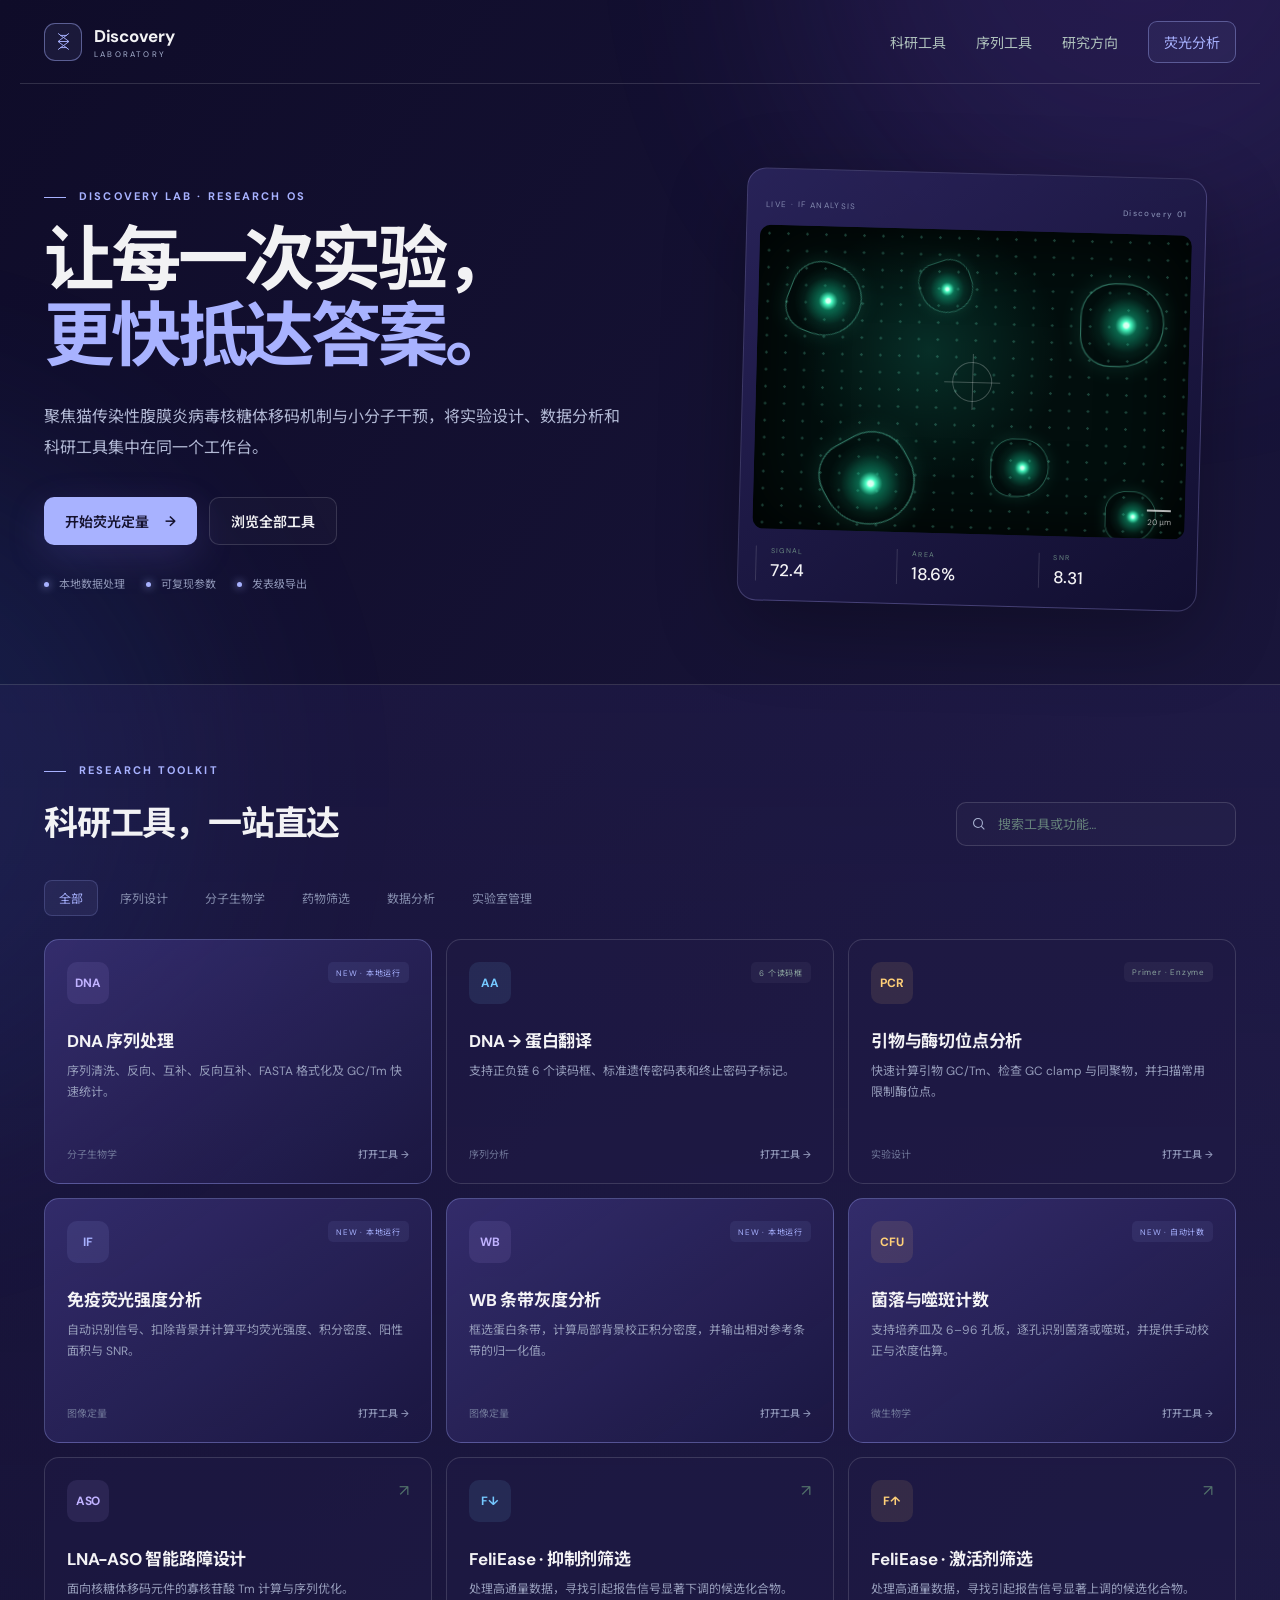
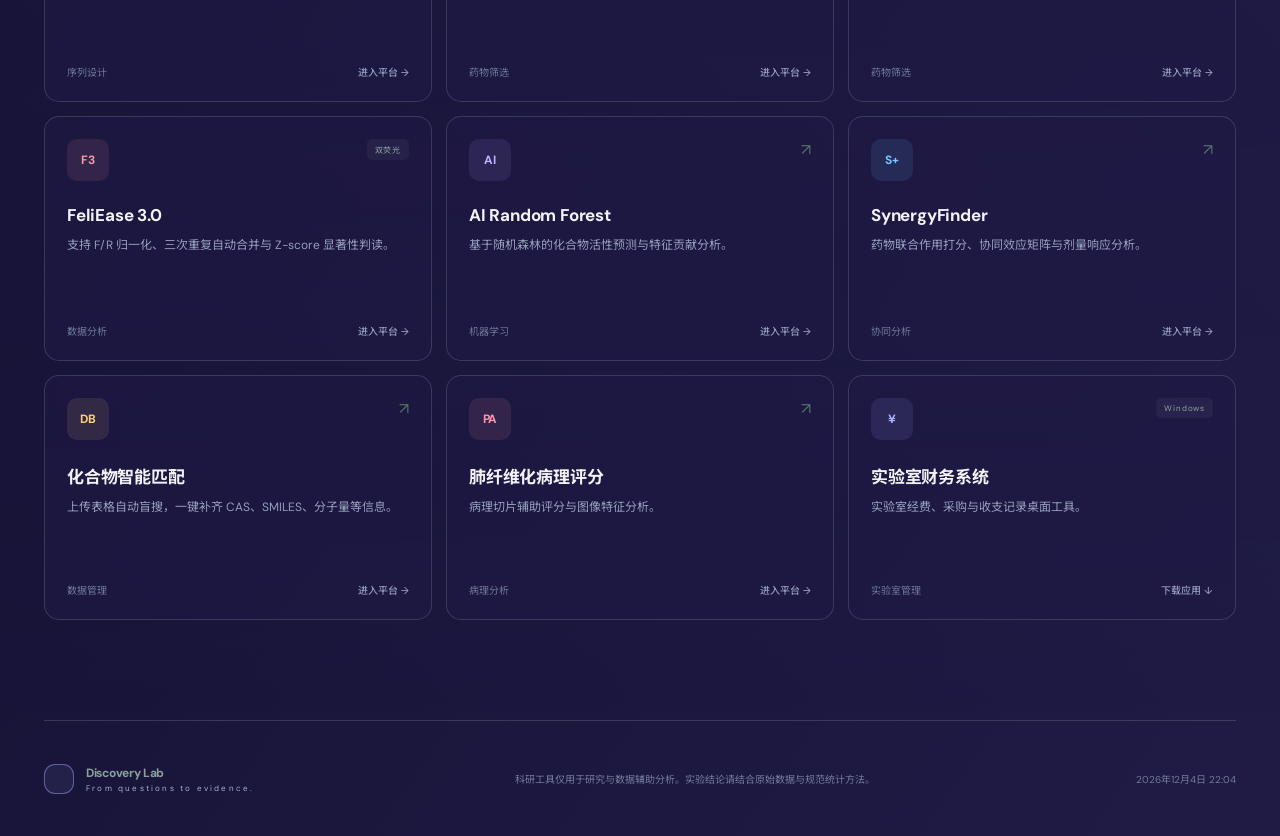
<file: index.html>
<!doctype html>
<html lang="zh-CN">
<head>
  <meta charset="utf-8">
  <meta name="viewport" content="width=device-width, initial-scale=1">
  <meta name="description" content="Discovery Lab 科研工具工作台：实验设计、药物筛选、图像分析与实验室管理。">
  <meta name="theme-color" content="#071b1b">
  <title>Discovery Lab · 科研工作台</title>
  <link rel="stylesheet" href="styles.css">
</head>
<body>
  <div class="ambient ambient-one"></div>
  <div class="ambient ambient-two"></div>

  <header class="site-header">
    <a class="brand" href="index.html" aria-label="Discovery Lab 首页">
      <span class="brand-mark" aria-hidden="true">
        <svg viewBox="0 0 40 40"><path d="M12 8c6 5 10 7 16 12M28 8c-6 5-10 7-16 12m0 12c6-5 10-7 16-12m0 12c-6-5-10-7-16-12M15 11h10M12 20h16M15 29h10"/></svg>
      </span>
      <span><strong>Discovery</strong><small>LABORATORY</small></span>
    </a>
    <nav aria-label="主导航">
      <a href="#tools">科研工具</a>
      <a href="sequence-tools.html">序列工具</a>
      <a href="#focus">研究方向</a>
      <a class="nav-cta" href="immunofluorescence.html">荧光分析</a>
    </nav>
  </header>

  <main>
    <section class="hero" id="focus">
      <div class="hero-copy">
        <p class="eyebrow"><span></span> DISCOVERY LAB · RESEARCH OS</p>
        <h1>让每一次实验，<br><em>更快抵达答案。</em></h1>
        <p class="hero-lead">聚焦猫传染性腹膜炎病毒核糖体移码机制与小分子干预，将实验设计、数据分析和科研工具集中在同一个工作台。</p>
        <div class="hero-actions">
          <a class="button primary" href="immunofluorescence.html">开始荧光定量 <span>→</span></a>
          <a class="button secondary" href="#tools">浏览全部工具</a>
        </div>
        <div class="hero-meta" aria-label="工作台特性">
          <span><i></i> 本地数据处理</span>
          <span><i></i> 可复现参数</span>
          <span><i></i> 发表级导出</span>
        </div>
      </div>
      <div class="hero-visual" aria-hidden="true">
        <div class="scope-card">
          <div class="scope-top"><span>LIVE · IF ANALYSIS</span><b>Discovery 01</b></div>
          <div class="micrograph">
            <span class="cell c1"></span><span class="cell c2"></span><span class="cell c3"></span>
            <span class="cell c4"></span><span class="cell c5"></span><span class="cell c6"></span>
            <div class="crosshair"></div>
            <div class="scale">20 μm</div>
          </div>
          <div class="scope-stats">
            <span><small>SIGNAL</small><strong>72.4</strong></span>
            <span><small>AREA</small><strong>18.6%</strong></span>
            <span><small>SNR</small><strong>8.31</strong></span>
          </div>
        </div>
      </div>
    </section>

    <section class="tool-section" id="tools">
      <div class="section-heading">
        <div>
          <p class="eyebrow"><span></span> RESEARCH TOOLKIT</p>
          <h2>科研工具，一站直达</h2>
        </div>
        <label class="tool-search">
          <svg viewBox="0 0 24 24" aria-hidden="true"><circle cx="11" cy="11" r="7"/><path d="m16 16 5 5"/></svg>
          <input id="toolSearch" type="search" placeholder="搜索工具或功能…" autocomplete="off">
        </label>
      </div>

      <div class="filter-row" role="group" aria-label="工具分类">
        <button class="filter active" data-filter="all">全部</button>
        <button class="filter" data-filter="design">序列设计</button>
        <button class="filter" data-filter="bio">分子生物学</button>
        <button class="filter" data-filter="screen">药物筛选</button>
        <button class="filter" data-filter="analysis">数据分析</button>
        <button class="filter" data-filter="manage">实验室管理</button>
      </div>

      <div class="tools-grid" id="toolGrid">
        <a class="tool-card featured" data-category="bio design" data-search="DNA 序列 清洗 去除 非AGTC 反向 互补 反向互补 FASTA GC Tm" href="sequence-tools.html#dna">
          <div class="card-top"><span class="tool-icon violet">DNA</span><span class="badge">NEW · 本地运行</span></div>
          <h3>DNA 序列处理</h3>
          <p>序列清洗、反向、互补、反向互补、FASTA 格式化及 GC/Tm 快速统计。</p>
          <div class="card-footer"><span>分子生物学</span><b>打开工具 →</b></div>
        </a>

        <a class="tool-card" data-category="bio analysis" data-search="DNA 翻译 蛋白 氨基酸 ORF reading frame 读码框" href="sequence-tools.html#translate">
          <div class="card-top"><span class="tool-icon blue">AA</span><span class="badge neutral">6 个读码框</span></div>
          <h3>DNA → 蛋白翻译</h3>
          <p>支持正负链 6 个读码框、标准遗传密码表和终止密码子标记。</p>
          <div class="card-footer"><span>序列分析</span><b>打开工具 →</b></div>
        </a>

        <a class="tool-card" data-category="bio design" data-search="引物 Primer GC Tm 限制性内切酶 酶切 位点 蛋白 分子量" href="sequence-tools.html#primer">
          <div class="card-top"><span class="tool-icon amber">PCR</span><span class="badge neutral">Primer · Enzyme</span></div>
          <h3>引物与酶切位点分析</h3>
          <p>快速计算引物 GC/Tm、检查 GC clamp 与同聚物，并扫描常用限制酶位点。</p>
          <div class="card-footer"><span>实验设计</span><b>打开工具 →</b></div>
        </a>

        <a class="tool-card featured" data-category="analysis" data-search="免疫荧光 荧光强度 图像 定量 分析" href="immunofluorescence.html">
          <div class="card-top"><span class="tool-icon mint">IF</span><span class="badge">NEW · 本地运行</span></div>
          <h3>免疫荧光强度分析</h3>
          <p>自动识别信号、扣除背景并计算平均荧光强度、积分密度、阳性面积与 SNR。</p>
          <div class="card-footer"><span>图像定量</span><b>打开工具 →</b></div>
        </a>

        <a class="tool-card featured" data-category="analysis bio" data-search="WB Western Blot 灰度 条带 积分密度 背景扣除 归一化" href="wb-densitometry.html">
          <div class="card-top"><span class="tool-icon violet">WB</span><span class="badge">NEW · 本地运行</span></div>
          <h3>WB 条带灰度分析</h3>
          <p>框选蛋白条带，计算局部背景校正积分密度，并输出相对参考条带的归一化值。</p>
          <div class="card-footer"><span>图像定量</span><b>打开工具 →</b></div>
        </a>

        <a class="tool-card featured" data-category="analysis bio" data-search="细菌 菌落 病毒 噬斑 colony plaque count CFU PFU 自动计数" href="colony-counter.html">
          <div class="card-top"><span class="tool-icon amber">CFU</span><span class="badge">NEW · 自动计数</span></div>
          <h3>菌落与噬斑计数</h3>
          <p>支持培养皿及 6–96 孔板，逐孔识别菌落或噬斑，并提供手动校正与浓度估算。</p>
          <div class="card-footer"><span>微生物学</span><b>打开工具 →</b></div>
        </a>

        <a class="tool-card" data-category="design" data-search="LNA ASO 智能 路障 设计 Tm 序列" href="https://lna-aso-designer-ehaet5klwobcrjbsb8kjzm.streamlit.app/" target="_blank" rel="noopener">
          <div class="card-top"><span class="tool-icon violet">ASO</span><span class="external">↗</span></div>
          <h3>LNA-ASO 智能路障设计</h3>
          <p>面向核糖体移码元件的寡核苷酸 Tm 计算与序列优化。</p>
          <div class="card-footer"><span>序列设计</span><b>进入平台 →</b></div>
        </a>

        <a class="tool-card" data-category="screen" data-search="FeliEase 抑制剂 药物 筛选 下调" href="https://drug-screen-tool-v10-dssqr5cvbbpfhx9ttaggov.streamlit.app/" target="_blank" rel="noopener">
          <div class="card-top"><span class="tool-icon blue">F↓</span><span class="external">↗</span></div>
          <h3>FeliEase · 抑制剂筛选</h3>
          <p>处理高通量数据，寻找引起报告信号显著下调的候选化合物。</p>
          <div class="card-footer"><span>药物筛选</span><b>进入平台 →</b></div>
        </a>

        <a class="tool-card" data-category="screen" data-search="FeliEase 激活剂 药物 筛选 上调" href="https://drug-screen-tool-v20-h6jswn5rzsahi4zdkbpcms.streamlit.app/" target="_blank" rel="noopener">
          <div class="card-top"><span class="tool-icon amber">F↑</span><span class="external">↗</span></div>
          <h3>FeliEase · 激活剂筛选</h3>
          <p>处理高通量数据，寻找引起报告信号显著上调的候选化合物。</p>
          <div class="card-footer"><span>药物筛选</span><b>进入平台 →</b></div>
        </a>

        <a class="tool-card" data-category="analysis screen" data-search="FeliEase 3.0 双荧光 重复 F R Z-score" href="https://feliease-app-xd9vqm3yjsi4ryx8ik8nff.streamlit.app/" target="_blank" rel="noopener">
          <div class="card-top"><span class="tool-icon rose">F3</span><span class="badge neutral">双荧光</span></div>
          <h3>FeliEase 3.0</h3>
          <p>支持 F/R 归一化、三次重复自动合并与 Z-score 显著性判读。</p>
          <div class="card-footer"><span>数据分析</span><b>进入平台 →</b></div>
        </a>

        <a class="tool-card" data-category="analysis screen" data-search="AI Random Forest 随机森林 化合物 活性 预测" href="https://ai-drug-analysis-randomforest-v10-6lstxt3ksps9cohbh8ffft.streamlit.app/" target="_blank" rel="noopener">
          <div class="card-top"><span class="tool-icon violet">AI</span><span class="external">↗</span></div>
          <h3>AI Random Forest</h3>
          <p>基于随机森林的化合物活性预测与特征贡献分析。</p>
          <div class="card-footer"><span>机器学习</span><b>进入平台 →</b></div>
        </a>

        <a class="tool-card" data-category="analysis screen" data-search="SynergyFinder 药物 联合 协同 矩阵" href="https://synergyfinder.aittokallio.group/2026020507153416634/" target="_blank" rel="noopener">
          <div class="card-top"><span class="tool-icon blue">S+</span><span class="external">↗</span></div>
          <h3>SynergyFinder</h3>
          <p>药物联合作用打分、协同效应矩阵与剂量响应分析。</p>
          <div class="card-footer"><span>协同分析</span><b>进入平台 →</b></div>
        </a>

        <a class="tool-card" data-category="manage analysis" data-search="化合物 智能 匹配 CAS SMILES MW 表格" href="https://lab-compound-tool-mchjzt3qslkef4msq72m3m.streamlit.app/" target="_blank" rel="noopener">
          <div class="card-top"><span class="tool-icon amber">DB</span><span class="external">↗</span></div>
          <h3>化合物智能匹配</h3>
          <p>上传表格自动盲搜，一键补齐 CAS、SMILES、分子量等信息。</p>
          <div class="card-footer"><span>数据管理</span><b>进入平台 →</b></div>
        </a>

        <a class="tool-card" data-category="analysis" data-search="肺纤维化 病理 评分 图像 特征" href="https://xfbai1840-cool-lung-fibrosis-analyzer-app-6lsmkn.streamlit.app/" target="_blank" rel="noopener">
          <div class="card-top"><span class="tool-icon rose">PA</span><span class="external">↗</span></div>
          <h3>肺纤维化病理评分</h3>
          <p>病理切片辅助评分与图像特征分析。</p>
          <div class="card-footer"><span>病理分析</span><b>进入平台 →</b></div>
        </a>

        <a class="tool-card" data-category="manage" data-search="实验室 财务 系统 下载" href="https://github.com/xfbai1840-cool/Discovery_start-page/raw/refs/heads/main/Discovery%20lab_finance.exe">
          <div class="card-top"><span class="tool-icon mint">¥</span><span class="badge neutral">Windows</span></div>
          <h3>实验室财务系统</h3>
          <p>实验室经费、采购与收支记录桌面工具。</p>
          <div class="card-footer"><span>实验室管理</span><b>下载应用 ↓</b></div>
        </a>
      </div>
      <p class="empty-state" id="emptyState" hidden>没有找到匹配的工具，请换一个关键词。</p>
    </section>
  </main>

  <footer>
    <div class="brand footer-brand"><span class="brand-mark" aria-hidden="true"></span><span><strong>Discovery Lab</strong><small>From questions to evidence.</small></span></div>
    <p>科研工具仅用于研究与数据辅助分析。实验结论请结合原始数据与规范统计方法。</p>
    <span id="localTime"></span>
  </footer>

  <script src="app.js"></script>
</body>
</html>
</file>
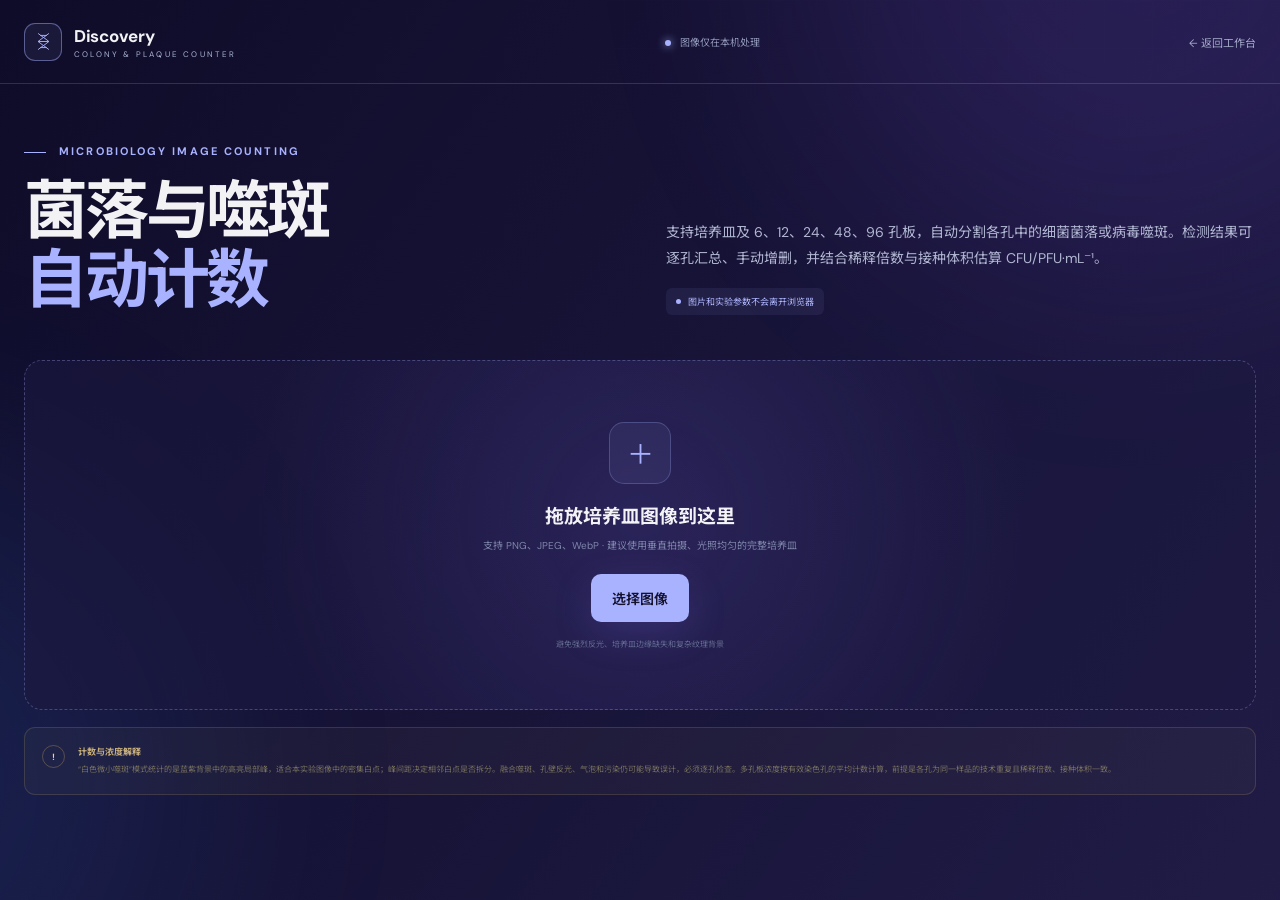
<file: colony-counter.html>
<!doctype html>
<html lang="zh-CN">
<head>
  <meta charset="utf-8"><meta name="viewport" content="width=device-width, initial-scale=1">
  <meta name="description" content="浏览器本地细菌菌落和病毒噬斑自动计数工具。"><meta name="theme-color" content="#24243e">
  <title>菌落与噬斑计数 · Discovery Lab</title>
  <link rel="stylesheet" href="styles.css"><link rel="stylesheet" href="image-tools.css">
</head>
<body class="image-tool-page">
  <div class="ambient ambient-one"></div><div class="ambient ambient-two"></div>
  <header class="site-header">
    <a class="brand" href="index.html"><span class="brand-mark" aria-hidden="true"><svg viewBox="0 0 40 40"><path d="M12 8c6 5 10 7 16 12M28 8c-6 5-10 7-16 12m0 12c6-5 10-7 16-12m0 12c-6-5-10-7-16-12M15 11h10M12 20h16M15 29h10"/></svg></span><span><strong>Discovery</strong><small>COLONY & PLAQUE COUNTER</small></span></a>
    <div class="local-status"><i></i> 图像仅在本机处理</div><a class="back-link" href="index.html">← 返回工作台</a>
  </header>
  <main class="image-tool-shell">
    <section class="tool-intro"><div><p class="eyebrow"><span></span> MICROBIOLOGY IMAGE COUNTING</p><h1>菌落与噬斑<br><em>自动计数</em></h1></div><div><p>支持培养皿及 6、12、24、48、96 孔板，自动分割各孔中的细菌菌落或病毒噬斑。检测结果可逐孔汇总、手动增删，并结合稀释倍数与接种体积估算 CFU/PFU·mL⁻¹。</p><div class="privacy-line"><i></i> 图片和实验参数不会离开浏览器</div></div></section>

    <section class="image-upload" id="colonyUpload"><input id="colonyFile" type="file" accept="image/png,image/jpeg,image/webp" hidden><div class="upload-symbol">＋</div><h2>拖放培养皿图像到这里</h2><p>支持 PNG、JPEG、WebP · 建议使用垂直拍摄、光照均匀的完整培养皿</p><button class="button primary" id="colonyChoose" type="button">选择图像</button><small>避免强烈反光、培养皿边缘缺失和复杂纹理背景</small></section>

    <section class="image-workspace" id="colonyWorkspace" hidden>
      <aside class="control-sidebar image-panel">
        <div class="panel-title"><div><small>DETECTION SETTINGS</small><h2>识别参数</h2></div><button class="text-button" id="colonyReset" type="button">重新上传</button></div>
        <div class="file-chip"><canvas id="colonyThumb"></canvas><div><strong id="colonyFileName">—</strong><span id="colonyFileMeta">—</span></div></div>
        <div class="compact-fields"><label class="control-field"><span>容器类型</span><select id="containerType"><option value="dish">培养皿</option><option value="6">6 孔板</option><option value="12">12 孔板</option><option value="24">24 孔板</option><option value="48">48 孔板</option><option value="96">96 孔板</option></select></label><label class="control-field"><span>板方向</span><select id="plateOrientation"><option value="landscape">横向</option><option value="portrait">顺时针旋转 90°</option></select></label></div>
        <label class="control-field"><span>识别模式</span><select id="objectMode"><option value="plaque">白色微小噬斑 / 蓝紫背景</option><option value="light">浅色较大对象 / 深色背景</option><option value="dark">深色菌落 / 浅色培养基</option></select><small id="modeHelp">专门识别结晶紫或蓝紫细胞层中的高亮微小白点</small></label>
        <div class="compact-fields"><label class="control-field"><span>区域宽度 <output id="regionWidthOut">92%</output></span><input id="regionWidth" type="range" min="35" max="100" value="92" step="1"></label><label class="control-field"><span>区域高度 <output id="regionHeightOut">92%</output></span><input id="regionHeight" type="range" min="35" max="100" value="92" step="1"></label></div>
        <div class="compact-fields"><label class="control-field"><span>圆心 X <output id="plateXOut">50%</output></span><input id="plateX" type="range" min="20" max="80" value="50"></label><label class="control-field"><span>圆心 Y <output id="plateYOut">50%</output></span><input id="plateY" type="range" min="20" max="80" value="50"></label></div>
        <label class="control-field" id="wellScaleField"><span>孔径占网格 <output id="wellScaleOut">84%</output></span><input id="wellScale" type="range" min="55" max="98" value="84" step="1"><small>调节各孔圆形分析范围，避免包含孔壁和板面反光</small></label>
        <label class="control-field"><span>自动阈值微调 <output id="thresholdOffsetOut">20</output></span><input id="thresholdOffset" type="range" min="-80" max="80" value="20" step="1"><small>白色噬斑模式建议从 +20 开始；数得太多时继续提高</small></label>
        <div id="componentFilters" hidden><div class="compact-fields"><label class="control-field"><span>最小直径</span><input id="minDiameter" type="number" min="1" max="500" value="6"><small>分析图像像素</small></label><label class="control-field"><span>最大直径</span><input id="maxDiameter" type="number" min="2" max="1000" value="90"><small>分析图像像素</small></label></div><label class="control-field"><span>形状筛选</span><select id="roundness"><option value="0.05">宽松（不规则菌落）</option><option value="0.15" selected>标准</option><option value="0.35">严格（近圆形）</option></select></label></div>
        <div id="plaqueFilters"><label class="control-field"><span>相邻噬斑最小间距 <output id="peakSpacingOut">2 px</output></span><input id="peakSpacing" type="range" min="1" max="6" value="2" step="1"><small>数值越小越容易拆分密集白点；当前图片建议 2 px</small></label><label class="check-control"><input id="skipUnstained" type="checkbox" checked><span>自动跳过未染成蓝紫色的空白孔</span></label><label class="control-field"><span>最低蓝紫染色强度 <output id="stainCutoffOut">20</output></span><input id="stainCutoff" type="range" min="1" max="100" value="20" step="1"><small>平均 RGB 色差低于该值的孔标记为“跳过”</small></label></div>
        <button class="primary-action" id="countButton" type="button">运行自动计数 →</button>
        <div class="secondary-actions"><button id="restoreCount" type="button">恢复自动结果</button><button id="clearCount" type="button">清空识别点</button></div>
        <div class="tip-box"><b>手动校正：</b>先让所有圆形边界与实际孔位重合，再运行计数。点击已有圆圈可删除误识别；点击孔内空白位置可补加漏检对象。</div>
      </aside>

      <div class="image-results">
        <section class="viewer-card image-panel"><div class="viewer-head"><div><small>DETECTION PREVIEW</small><h2>计数检查</h2></div><span class="status-pill" id="countStatus">等待分析</span></div><div class="canvas-wrap"><canvas id="colonyCanvas"></canvas><div class="busy-overlay" id="countBusy" hidden><i></i>正在分割和统计对象…</div></div><div class="viewer-footer"><span><i class="legend-dot"></i> 圆圈表示已计数对象</span><span id="colonyViewerInfo">培养皿边界可在左侧调整</span></div></section>
        <section class="data-card image-panel">
          <div class="data-card-head"><h2>计数与浓度结果</h2><span class="status-pill">CFU / PFU</span></div>
          <div class="metric-strip"><article><span>对象总数</span><strong id="totalObjects">0</strong><small>手动校正后</small></article><article><span id="meanCountLabel">平均直径</span><strong id="averageDiameter">—</strong><small id="meanCountUnit">分析图像像素</small></article><article><span>分析区密度</span><strong id="plateDensity">—</strong><small>个 / cm²</small></article><article><span id="concentrationLabel">估算原液浓度</span><strong id="cultureConcentration">—</strong><small>CFU/PFU · mL⁻¹</small></article></div>
          <div class="compact-fields calculation-fields"><label class="control-field"><span id="physicalDiameterLabel">培养皿直径（mm）</span><input id="plateDiameterMm" type="number" min="1" value="90" step="0.1"></label><label class="control-field"><span id="volumeLabel">接种体积（mL）</span><input id="platedVolume" type="number" min="0.001" value="0.1" step="0.01"></label></div>
          <label class="control-field"><span>样品稀释指数（10ⁿ） <output id="dilutionExample">当前：10⁻⁶</output></span><input id="dilutionExponent" type="range" min="-12" max="0" value="-6" step="1"><small>例如 10⁻⁶ 稀释液输入 −6；原液输入 0</small></label>
          <div class="table-scroll"><table class="result-table"><thead><tr><th>自动识别</th><th>手动添加</th><th>手动删除</th><th>Otsu 阈值</th><th>应用阈值</th><th>分析分辨率</th></tr></thead><tbody><tr><td id="autoCount">0</td><td id="manualAdded">0</td><td id="manualRemoved">0</td><td id="otsuValue">—</td><td id="appliedThreshold">—</td><td id="analysisSize">—</td></tr></tbody></table></div>
          <div class="well-summary" id="wellSummary" hidden><div class="well-summary-head"><h3>逐孔计数</h3><span id="wellSummaryText">—</span></div><div class="well-count-grid" id="wellCountGrid"></div></div>
          <div class="export-actions"><button id="colonyCsv" type="button">导出 CSV</button><button id="colonyPng" type="button">导出标注图 PNG</button><button id="colonyMethods" type="button">导出方法描述 TXT</button></div>
        </section>
      </div>
    </section>
    <section class="science-warning"><b>!</b><div><h3>计数与浓度解释</h3><p>“白色微小噬斑”模式统计的是蓝紫背景中的高亮局部峰，适合本实验图像中的密集白点；峰间距决定相邻白点是否拆分。融合噬斑、孔壁反光、气泡和污染仍可能导致误计，必须逐孔检查。多孔板浓度按有效染色孔的平均计数计算，前提是各孔为同一样品的技术重复且稀释倍数、接种体积一致。</p></div></section>
  </main><div class="toast" id="colonyToast"></div><script src="colony-counter.js"></script>
</body></html>
</file>
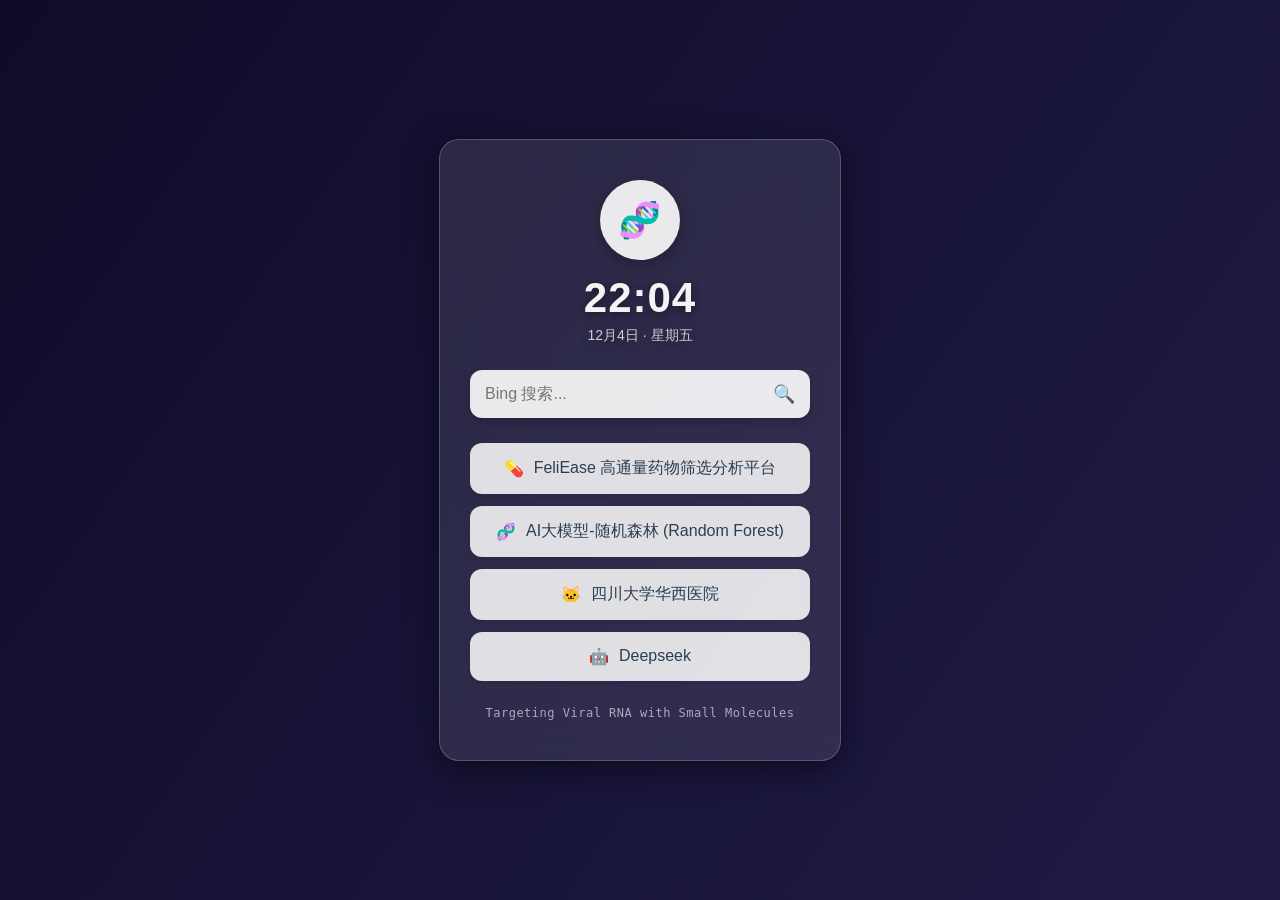
<file: DISCOVERY网站.html>
<!DOCTYPE html>
<html lang="zh-CN">
<head>
    <meta charset="UTF-8">
    <meta name="viewport" content="width=device-width, initial-scale=1.0">
    <title>Discovery科研导航站</title>
    <style>
        /* --- 基础设置 --- */
        body {
            margin: 0;
            padding: 0;
            font-family: -apple-system, BlinkMacSystemFont, "SF Pro Text", "Helvetica Neue", sans-serif;
            height: 100vh;
            display: flex;
            align-items: center;
            justify-content: center;
            
            /* --- 核心修改：深邃生物科技背景 --- */
            /* 这种深蓝+紫色的渐变，很有荧光显微镜或分子模拟软件的感觉 */
            background: linear-gradient(125deg, #0f0c29, #302b63, #24243e);
            background-size: 400% 400%;
            animation: deepScienceBG 15s ease infinite;
        }

        /* 背景缓慢流动的动画 */
        @keyframes deepScienceBG {
            0% { background-position: 0% 50%; }
            50% { background-position: 100% 50%; }
            100% { background-position: 0% 50%; }
        }

        /* --- 毛玻璃卡片 --- */
        .glass-container {
            width: 340px;
            padding: 40px 30px;
            border-radius: 20px;
            /* 调整为更通透的深色玻璃感，适配深色背景 */
            background: rgba(255, 255, 255, 0.1); 
            backdrop-filter: blur(20px);
            -webkit-backdrop-filter: blur(20px);
            border: 1px solid rgba(255, 255, 255, 0.2);
            box-shadow: 0 8px 32px 0 rgba(0, 0, 0, 0.5);
            text-align: center;
        }

        .avatar {
            width: 80px;
            height: 80px;
            border-radius: 50%;
            background-color: rgba(255,255,255,0.9);
            margin: 0 auto 15px;
            display: flex;
            align-items: center;
            justify-content: center;
            font-size: 35px;
            box-shadow: 0 4px 15px rgba(0,0,0,0.3);
        }

        /* --- 时钟区域 --- */
        .clock-container {
            color: rgba(255, 255, 255, 0.95);
            margin-bottom: 25px;
            text-shadow: 0 2px 10px rgba(0,0,0,0.5);
        }
        
        .time {
            font-size: 42px;
            font-weight: 700;
            line-height: 1.1;
            letter-spacing: 1px;
        }
        
        .date {
            font-size: 14px;
            font-weight: 400;
            opacity: 0.8;
            margin-top: 5px;
        }

        /* --- 搜索框 --- */
        .search-box {
            display: flex;
            align-items: center;
            background: rgba(255, 255, 255, 0.9);
            border-radius: 12px;
            padding: 5px 15px;
            margin-bottom: 25px;
            box-shadow: 0 4px 10px rgba(0,0,0,0.2);
            transition: all 0.3s ease;
        }

        .search-box:focus-within {
            transform: scale(1.02);
            box-shadow: 0 5px 20px rgba(0,0,0,0.4);
            background: rgba(255, 255, 255, 1);
        }

        .search-input {
            flex: 1;
            border: none;
            background: transparent;
            padding: 10px 0;
            font-size: 16px;
            outline: none;
            color: #333;
        }

        .search-btn {
            background: transparent;
            border: none;
            cursor: pointer;
            font-size: 18px;
            padding: 0;
            margin-left: 10px;
        }

        /* --- 按钮 --- */
        .btn {
            display: flex;
            align-items: center;
            justify-content: center;
            gap: 10px;
            width: 100%;
            padding: 15px 0;
            margin-bottom: 12px;
            text-decoration: none;
            color: #2c3e50; /* 深色文字 */
            background: rgba(255, 255, 255, 0.85);
            border-radius: 12px;
            font-size: 16px;
            font-weight: 500;
            transition: all 0.3s ease;
            box-shadow: 0 2px 5px rgba(0,0,0,0.1);
        }

        .btn:hover {
            background: #fff;
            transform: translateY(-2px);
            box-shadow: 0 5px 15px rgba(0,0,0,0.3);
        }

        .footer {
            margin-top: 25px;
            color: rgba(255,255,255,0.6);
            font-size: 12px;
            font-family: monospace; /* 换成等宽字体，更有代码/科研感 */
            letter-spacing: 0.5px;
        }
    </style>
</head>
<body>

    <div class="glass-container">
        <div class="avatar">🧬</div>
        
        <div class="clock-container">
            <div class="time" id="time">00:00:00</div>
            <div class="date" id="date">载入中...</div>
        </div>

        <form action="https://www.bing.com/" method="get" target="_blank" class="search-box">
            <input type="text" name="q" class="search-input" placeholder="Bing 搜索..." required>
            <button type="submit" class="search-btn">🔍</button>
        </form>

        <a href="https://drug-screen-tool-v10-dssqr5cvbbpfhx9ttaggov.streamlit.app/" class="btn" target="_blank">
            <span>💊</span> FeliEase 高通量药物筛选分析平台
        </a>

        <a href="https://ai-drug-analysis-randomforest-v10-6lstxt3ksps9cohbh8ffft.streamlit.app/" class="btn" target="_blank">
            <span>🧬</span> AI大模型-随机森林 (Random Forest)
        </a>
        
        <a href="https://www.cd120.com/index.html" class="btn" target="_blank">
            <span>🐱</span> 四川大学华西医院
        </a>
        
        <a href="https://chat.deepseek.com/" class="btn" target="_blank">
            <span>🤖</span> Deepseek
        </a>


        <div class="footer">
            Targeting Viral RNA with Small Molecules
        </div>
    </div>

    <script>
        function updateClock() {
            const now = new Date();
            const hours = String(now.getHours()).padStart(2, '0');
            const minutes = String(now.getMinutes()).padStart(2, '0');
            const month = now.getMonth() + 1;
            const day = now.getDate();
            const weekArr = ["星期日", "星期一", "星期二", "星期三", "星期四", "星期五", "星期六"];
            const week = weekArr[now.getDay()];
            document.getElementById('time').innerText = `${hours}:${minutes}`;
            document.getElementById('date').innerText = `${month}月${day}日 · ${week}`;
        }
        updateClock();
        setInterval(updateClock, 1000);
    </script>
</body>
</html>
</file>
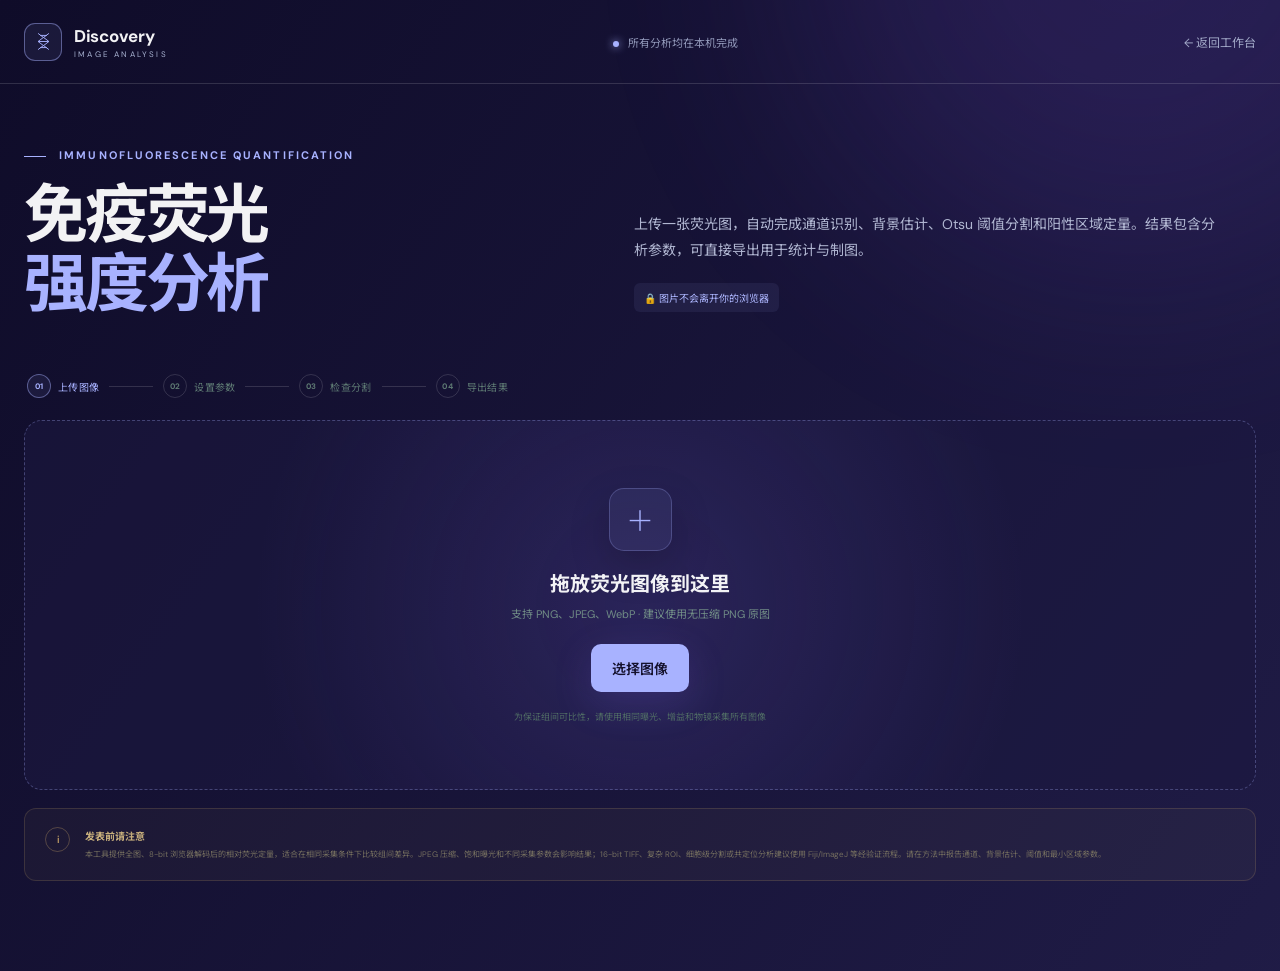
<file: immunofluorescence.html>
<!doctype html>
<html lang="zh-CN">
<head>
  <meta charset="utf-8">
  <meta name="viewport" content="width=device-width, initial-scale=1">
  <meta name="description" content="在浏览器本地完成免疫荧光图像的背景扣除、阈值分割与荧光强度定量。">
  <meta name="theme-color" content="#071b1b">
  <title>免疫荧光强度分析 · Discovery Lab</title>
  <link rel="stylesheet" href="styles.css">
  <link rel="stylesheet" href="analyzer.css">
</head>
<body class="analyzer-page">
  <div class="ambient ambient-one"></div>
  <header class="site-header analyzer-header">
    <a class="brand" href="index.html">
      <span class="brand-mark" aria-hidden="true"><svg viewBox="0 0 40 40"><path d="M12 8c6 5 10 7 16 12M28 8c-6 5-10 7-16 12m0 12c6-5 10-7 16-12m0 12c-6-5-10-7-16-12M15 11h10M12 20h16M15 29h10"/></svg></span>
      <span><strong>Discovery</strong><small>IMAGE ANALYSIS</small></span>
    </a>
    <div class="header-status"><span></span> 所有分析均在本机完成</div>
    <a class="back-link" href="index.html">← 返回工作台</a>
  </header>

  <main class="analyzer-shell">
    <section class="analyzer-intro">
      <div>
        <p class="eyebrow"><span></span> IMMUNOFLUORESCENCE QUANTIFICATION</p>
        <h1>免疫荧光<br><em>强度分析</em></h1>
      </div>
      <div class="intro-copy">
        <p>上传一张荧光图，自动完成通道识别、背景估计、Otsu 阈值分割和阳性区域定量。结果包含分析参数，可直接导出用于统计与制图。</p>
        <div class="privacy-pill">🔒 图片不会离开你的浏览器</div>
      </div>
    </section>

    <section class="workflow" aria-label="分析流程">
      <span class="step active"><b>01</b> 上传图像</span><i></i>
      <span class="step"><b>02</b> 设置参数</span><i></i>
      <span class="step"><b>03</b> 检查分割</span><i></i>
      <span class="step"><b>04</b> 导出结果</span>
    </section>

    <section class="upload-card" id="uploadCard">
      <input type="file" id="imageInput" accept="image/png,image/jpeg,image/webp" hidden>
      <div class="upload-icon" aria-hidden="true"><span>＋</span></div>
      <h2>拖放荧光图像到这里</h2>
      <p>支持 PNG、JPEG、WebP · 建议使用无压缩 PNG 原图</p>
      <button class="button primary" id="chooseButton" type="button">选择图像</button>
      <small>为保证组间可比性，请使用相同曝光、增益和物镜采集所有图像</small>
    </section>

    <section class="workspace" id="workspace" hidden>
      <aside class="control-panel panel">
        <div class="panel-heading">
          <div><small>ANALYSIS PARAMETERS</small><h2>分析参数</h2></div>
          <button id="resetButton" class="text-button" type="button">重新上传</button>
        </div>

        <div class="file-summary">
          <div class="file-thumb"><canvas id="thumbCanvas"></canvas></div>
          <div><strong id="fileName">—</strong><span id="fileMeta">—</span></div>
        </div>

        <label class="field">
          <span>目标荧光通道 <button class="help" type="button" data-tip="自动模式会选择动态范围最大的 RGB 通道；多重染色时请手动指定目标抗体对应通道。">?</button></span>
          <select id="channelSelect">
            <option value="auto">自动识别</option>
            <option value="red">红色通道 (R)</option>
            <option value="green">绿色通道 (G)</option>
            <option value="blue">蓝色通道 (B)</option>
            <option value="gray">灰度 / 明场</option>
          </select>
        </label>

        <label class="field">
          <span>背景估计分位数 <output id="bgOutput">20%</output></span>
          <input id="bgPercentile" type="range" min="1" max="45" value="20" step="1">
          <small>以低强度像素的分位值估计均匀背景</small>
        </label>

        <div class="field">
          <span>分割阈值</span>
          <div class="segmented">
            <button class="active" type="button" data-mode="auto">Otsu 自动</button>
            <button type="button" data-mode="manual">手动</button>
          </div>
          <label class="manual-threshold" id="manualWrap" hidden>
            <input id="manualThreshold" type="range" min="1" max="255" value="40" step="1">
            <output id="thresholdOutput">40</output>
          </label>
        </div>

        <label class="field">
          <span>最小阳性区域 <output id="areaOutput">20 px</output></span>
          <input id="minArea" type="range" min="1" max="500" value="20" step="1">
          <small>移除小于该面积的孤立噪点</small>
        </label>

        <label class="check-field"><input id="showMask" type="checkbox" checked><span>在结果图中显示阳性区域蒙版</span></label>
        <button class="button primary analyze-button" id="analyzeButton" type="button">运行分析 <span>→</span></button>
        <p class="control-note">参数调整后请重新运行。定量前请目视确认蒙版与真实阳性信号一致。</p>
      </aside>

      <div class="result-column">
        <section class="viewer-panel panel">
          <div class="panel-heading">
            <div><small>SEGMENTATION PREVIEW</small><h2>分割检查</h2></div>
            <div class="view-tabs" role="group">
              <button class="active" type="button" data-view="overlay">叠加</button>
              <button type="button" data-view="original">原图</button>
              <button type="button" data-view="mask">蒙版</button>
            </div>
          </div>
          <div class="canvas-stage" id="canvasStage">
            <canvas id="resultCanvas"></canvas>
            <div class="stage-loading" id="stageLoading" hidden><span></span>正在分析像素…</div>
          </div>
          <div class="viewer-legend"><span><i class="legend-signal"></i> 阳性信号</span><span id="viewerInfo">等待分析</span></div>
        </section>

        <section class="results-panel panel" id="resultsPanel" hidden>
          <div class="panel-heading">
            <div><small>QUANTITATIVE RESULTS</small><h2>定量结果</h2></div>
            <span class="result-ready">● 分析完成</span>
          </div>
          <div class="metric-grid">
            <article><span>平均荧光强度</span><strong id="metricMean">—</strong><small>背景扣除后 · a.u.</small></article>
            <article><span>积分密度</span><strong id="metricIntDen">—</strong><small>阳性像素强度总和</small></article>
            <article><span>阳性面积占比</span><strong id="metricArea">—</strong><small>阳性像素 / 全图</small></article>
            <article><span>信噪比</span><strong id="metricSnr">—</strong><small>(信号均值 − 背景) / 背景 SD</small></article>
          </div>
          <div class="details-grid">
            <div class="histogram-wrap"><h3>强度分布</h3><canvas id="histogramCanvas" width="600" height="230"></canvas><div class="axis-label"><span>0</span><span>背景扣除后强度 (a.u.)</span><span>255</span></div></div>
            <div class="result-table-wrap"><h3>分析记录</h3><dl>
              <div><dt>识别通道</dt><dd id="detailChannel">—</dd></div>
              <div><dt>背景强度</dt><dd id="detailBg">—</dd></div>
              <div><dt>分割阈值</dt><dd id="detailThreshold">—</dd></div>
              <div><dt>阳性区域数</dt><dd id="detailObjects">—</dd></div>
              <div><dt>阳性像素数</dt><dd id="detailPixels">—</dd></div>
              <div><dt>图像尺寸</dt><dd id="detailSize">—</dd></div>
            </dl></div>
          </div>
          <div class="export-row">
            <button class="button primary" id="downloadCsv" type="button">导出 CSV 数据</button>
            <button class="button secondary" id="downloadImage" type="button">导出结果图 PNG</button>
            <button class="button secondary" id="downloadMethods" type="button">导出方法描述 TXT</button>
          </div>
        </section>
      </div>
    </section>

    <section class="science-note">
      <div class="note-icon">i</div>
      <div><h3>发表前请注意</h3><p>本工具提供全图、8-bit 浏览器解码后的相对荧光定量，适合在相同采集条件下比较组间差异。JPEG 压缩、饱和曝光和不同采集参数会影响结果；16-bit TIFF、复杂 ROI、细胞级分割或共定位分析建议使用 Fiji/ImageJ 等经验证流程。请在方法中报告通道、背景估计、阈值和最小区域参数。</p></div>
    </section>
  </main>
  <script src="analyzer.js"></script>
</body>
</html>
</file>
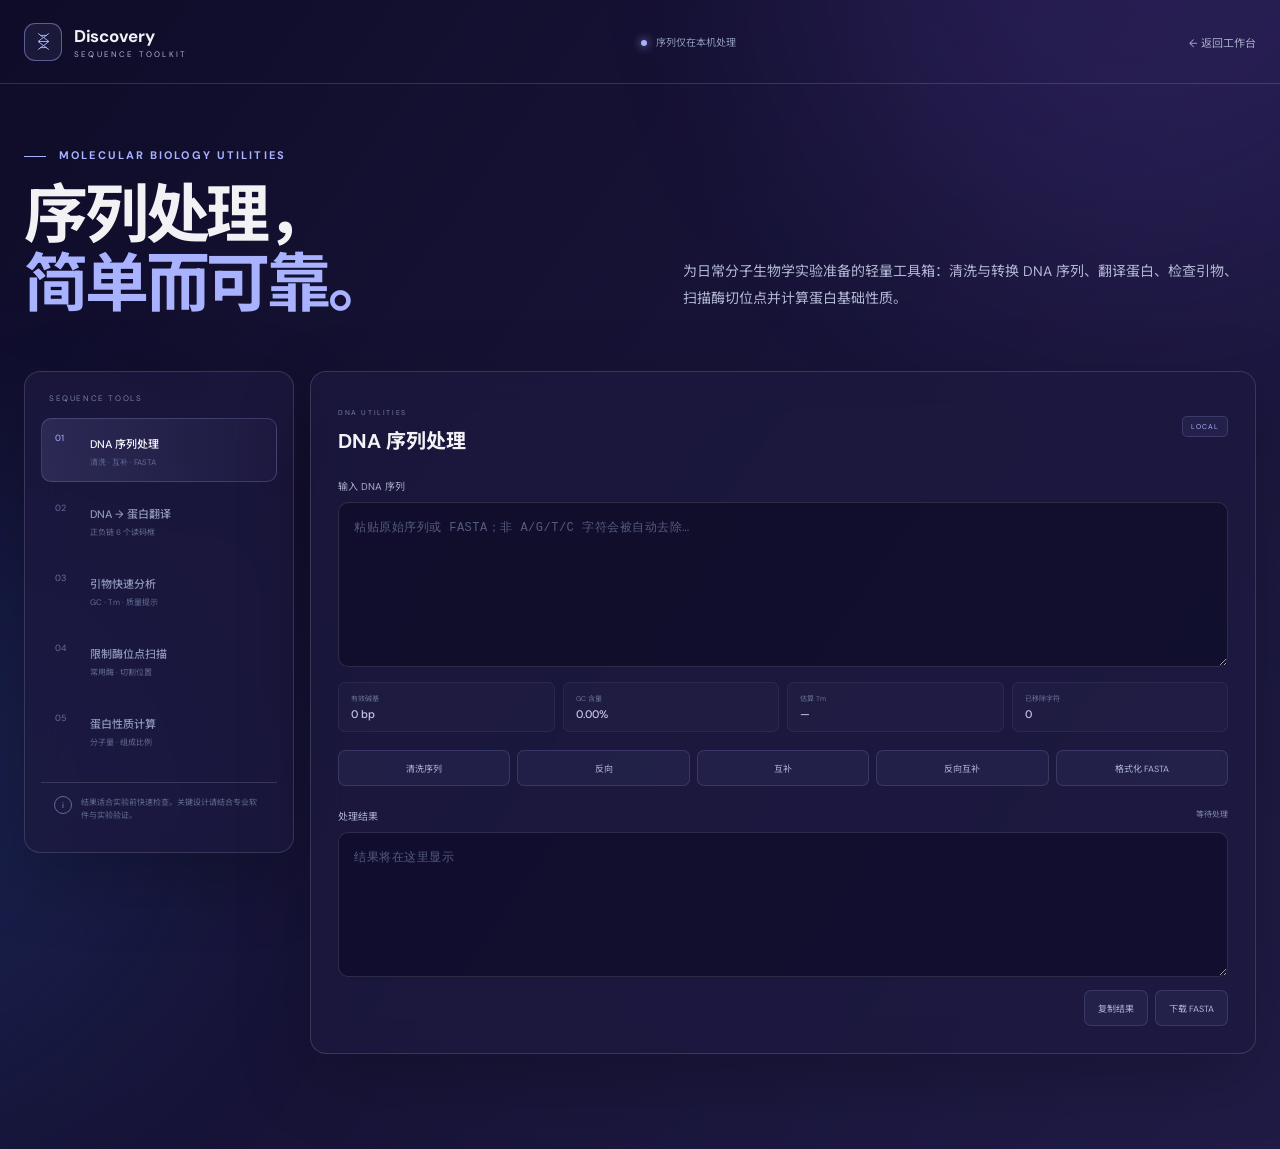
<file: sequence-tools.html>
<!doctype html>
<html lang="zh-CN">
<head>
  <meta charset="utf-8">
  <meta name="viewport" content="width=device-width, initial-scale=1">
  <meta name="description" content="DNA 序列处理、翻译、引物分析、限制酶位点扫描和蛋白性质计算工具。">
  <meta name="theme-color" content="#24243e">
  <title>分子生物学序列工具箱 · Discovery Lab</title>
  <link rel="stylesheet" href="styles.css">
  <link rel="stylesheet" href="sequence-tools.css">
</head>
<body class="sequence-page">
  <div class="ambient ambient-one"></div>
  <div class="ambient ambient-two"></div>
  <header class="site-header">
    <a class="brand" href="index.html">
      <span class="brand-mark" aria-hidden="true"><svg viewBox="0 0 40 40"><path d="M12 8c6 5 10 7 16 12M28 8c-6 5-10 7-16 12m0 12c6-5 10-7 16-12m0 12c-6-5-10-7-16-12M15 11h10M12 20h16M15 29h10"/></svg></span>
      <span><strong>Discovery</strong><small>SEQUENCE TOOLKIT</small></span>
    </a>
    <div class="local-status"><i></i> 序列仅在本机处理</div>
    <a class="back-link" href="index.html">← 返回工作台</a>
  </header>

  <main class="sequence-shell">
    <section class="sequence-intro">
      <div>
        <p class="eyebrow"><span></span> MOLECULAR BIOLOGY UTILITIES</p>
        <h1>序列处理，<br><em>简单而可靠。</em></h1>
      </div>
      <p>为日常分子生物学实验准备的轻量工具箱：清洗与转换 DNA 序列、翻译蛋白、检查引物、扫描酶切位点并计算蛋白基础性质。</p>
    </section>

    <section class="sequence-workspace">
      <aside class="tool-nav panel" aria-label="序列工具导航">
        <p>SEQUENCE TOOLS</p>
        <button class="active" type="button" data-tool="dna"><span>01</span><b>DNA 序列处理</b><small>清洗 · 互补 · FASTA</small></button>
        <button type="button" data-tool="translate"><span>02</span><b>DNA → 蛋白翻译</b><small>正负链 6 个读码框</small></button>
        <button type="button" data-tool="primer"><span>03</span><b>引物快速分析</b><small>GC · Tm · 质量提示</small></button>
        <button type="button" data-tool="digest"><span>04</span><b>限制酶位点扫描</b><small>常用酶 · 切割位置</small></button>
        <button type="button" data-tool="protein"><span>05</span><b>蛋白性质计算</b><small>分子量 · 组成比例</small></button>
        <div class="nav-note"><i>i</i><p>结果适合实验前快速检查。关键设计请结合专业软件与实验验证。</p></div>
      </aside>

      <div class="tool-content">
        <section class="tool-pane panel active" data-pane="dna" id="dna">
          <div class="pane-heading"><div><small>DNA UTILITIES</small><h2>DNA 序列处理</h2></div><span class="local-badge">LOCAL</span></div>
          <label class="sequence-field"><span>输入 DNA 序列</span><textarea id="dnaInput" spellcheck="false" placeholder="粘贴原始序列或 FASTA；非 A/G/T/C 字符会被自动去除…"></textarea></label>
          <div class="live-stats" aria-label="DNA 统计">
            <span><small>有效碱基</small><strong id="dnaLength">0 bp</strong></span>
            <span><small>GC 含量</small><strong id="dnaGc">0.00%</strong></span>
            <span><small>估算 Tm</small><strong id="dnaTm">—</strong></span>
            <span><small>已移除字符</small><strong id="dnaRemoved">0</strong></span>
          </div>
          <div class="action-grid">
            <button type="button" data-dna-action="clean">清洗序列</button>
            <button type="button" data-dna-action="reverse">反向</button>
            <button type="button" data-dna-action="complement">互补</button>
            <button type="button" data-dna-action="revcomp">反向互补</button>
            <button type="button" data-dna-action="fasta">格式化 FASTA</button>
          </div>
          <label class="sequence-field output-field"><span>处理结果 <b id="dnaActionLabel">等待处理</b></span><textarea id="dnaOutput" readonly spellcheck="false" placeholder="结果将在这里显示"></textarea></label>
          <div class="output-actions"><button type="button" data-copy-target="dnaOutput">复制结果</button><button type="button" id="downloadFasta">下载 FASTA</button></div>
        </section>

        <section class="tool-pane panel" data-pane="translate" id="translate">
          <div class="pane-heading"><div><small>TRANSLATION</small><h2>DNA → 蛋白翻译</h2></div><span class="local-badge">STANDARD CODE</span></div>
          <label class="sequence-field"><span>输入编码 DNA 序列</span><textarea id="translateInput" spellcheck="false" placeholder="例如：ATGGCCATTGTAATGGGCCGCTGA…"></textarea></label>
          <div class="inline-controls">
            <label><span>读码框</span><select id="readingFrame"><option value="1">正链 +1</option><option value="2">正链 +2</option><option value="3">正链 +3</option><option value="-1">负链 −1</option><option value="-2">负链 −2</option><option value="-3">负链 −3</option></select></label>
            <label><span>终止密码子</span><select id="stopMode"><option value="mark">用 * 标记</option><option value="stop">在首个终止位点停止</option></select></label>
            <button class="primary-tool-button" id="translateButton" type="button">开始翻译 →</button>
          </div>
          <div class="translation-summary" id="translationSummary">输入 DNA 后选择读码框进行翻译</div>
          <label class="sequence-field output-field"><span>蛋白序列</span><textarea id="proteinOutput" readonly spellcheck="false" placeholder="翻译结果将在这里显示"></textarea></label>
          <div class="output-actions"><button type="button" data-copy-target="proteinOutput">复制蛋白序列</button><button type="button" id="sendToProtein">发送到蛋白分析 →</button></div>
        </section>

        <section class="tool-pane panel" data-pane="primer" id="primer">
          <div class="pane-heading"><div><small>PRIMER CHECK</small><h2>引物快速分析</h2></div><span class="local-badge">PCR</span></div>
          <label class="sequence-field compact"><span>输入一条引物序列（5′ → 3′）</span><textarea id="primerInput" spellcheck="false" placeholder="AGTC…"></textarea></label>
          <button class="primary-tool-button standalone" id="primerButton" type="button">分析引物 →</button>
          <div class="metric-row" id="primerMetrics">
            <article><span>长度</span><strong id="primerLength">—</strong><small>推荐 18–25 nt</small></article>
            <article><span>GC%</span><strong id="primerGc">—</strong><small>推荐 40–60%</small></article>
            <article><span>Tm</span><strong id="primerTm">—</strong><small>经验公式估算</small></article>
            <article><span>3′ GC clamp</span><strong id="primerClamp">—</strong><small>末端 5 nt 中 G/C 数</small></article>
          </div>
          <div class="quality-box"><h3>设计提示</h3><ul id="primerAdvice"><li class="neutral">输入序列后开始分析。</li></ul></div>
        </section>

        <section class="tool-pane panel" data-pane="digest" id="digest">
          <div class="pane-heading"><div><small>RESTRICTION MAP</small><h2>常用限制酶位点扫描</h2></div><span class="local-badge">12 ENZYMES</span></div>
          <label class="sequence-field"><span>输入 DNA 序列</span><textarea id="digestInput" spellcheck="false" placeholder="粘贴质粒片段或目的基因序列…"></textarea></label>
          <button class="primary-tool-button standalone" id="digestButton" type="button">扫描酶切位点 →</button>
          <div class="digest-summary" id="digestSummary">等待扫描</div>
          <div class="digest-table-wrap"><table><thead><tr><th>限制酶</th><th>识别序列</th><th>位点数量</th><th>起始位置（1-based）</th></tr></thead><tbody id="digestResults"><tr><td colspan="4">尚无结果</td></tr></tbody></table></div>
        </section>

        <section class="tool-pane panel" data-pane="protein" id="protein">
          <div class="pane-heading"><div><small>PROTEIN PROPERTIES</small><h2>蛋白序列基础性质</h2></div><span class="local-badge">20 AA</span></div>
          <label class="sequence-field"><span>输入单字母蛋白序列</span><textarea id="proteinInput" spellcheck="false" placeholder="粘贴蛋白序列；非标准氨基酸字符会被移除…"></textarea></label>
          <button class="primary-tool-button standalone" id="proteinButton" type="button">计算蛋白性质 →</button>
          <div class="metric-row protein-metrics">
            <article><span>氨基酸长度</span><strong id="aaLength">—</strong><small>residues</small></article>
            <article><span>估算分子量</span><strong id="aaMass">—</strong><small>平均分子量</small></article>
            <article><span>疏水残基</span><strong id="aaHydrophobic">—</strong><small>AILMFWVY</small></article>
            <article><span>芳香族残基</span><strong id="aaAromatic">—</strong><small>F/W/Y</small></article>
          </div>
          <div class="composition-box"><h3>氨基酸组成</h3><div id="aaComposition" class="composition-grid"><span>等待分析</span></div></div>
        </section>
      </div>
    </section>
  </main>
  <div class="toast" id="sequenceToast"></div>
  <script src="sequence-tools.js"></script>
</body>
</html>
</file>
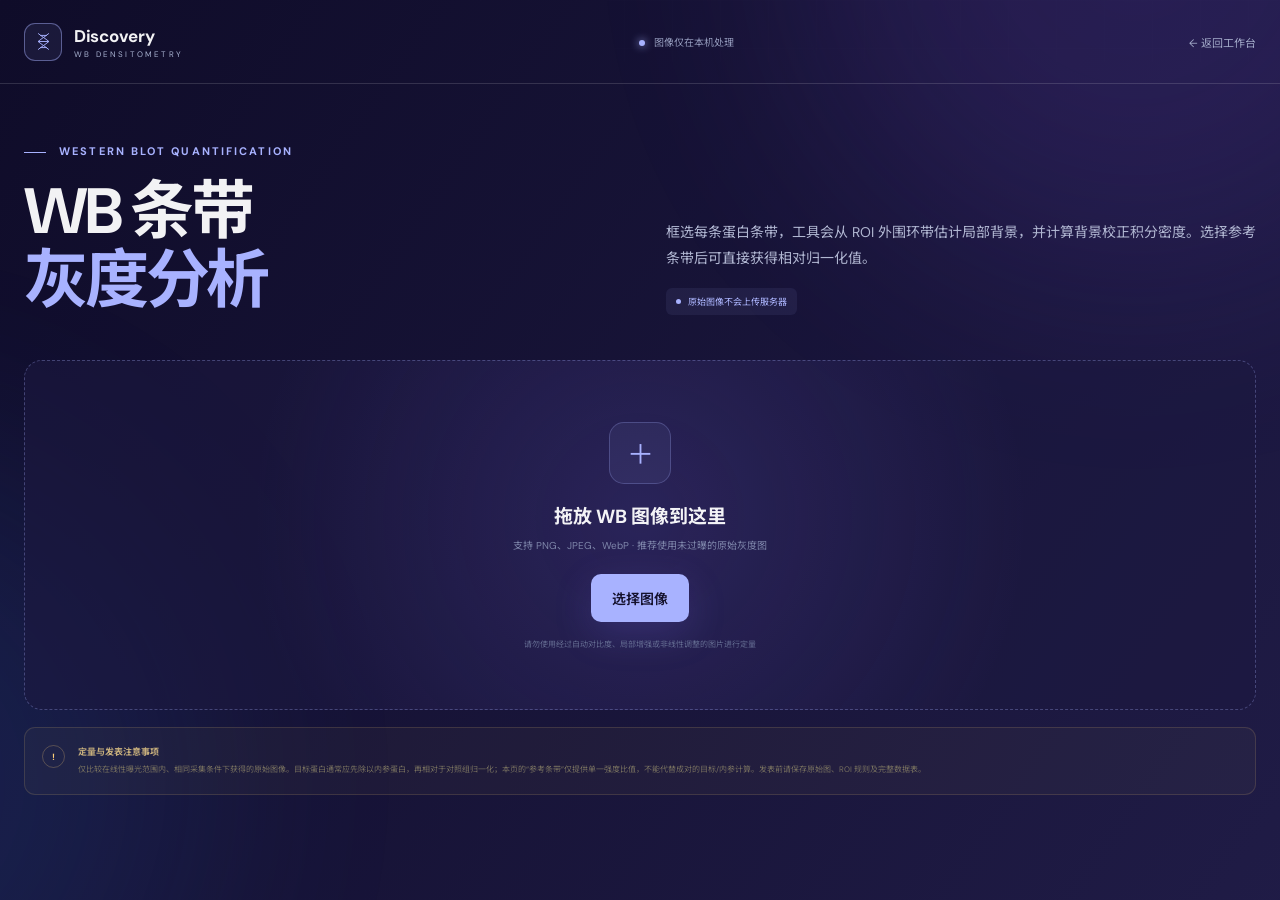
<file: wb-densitometry.html>
<!doctype html>
<html lang="zh-CN">
<head>
  <meta charset="utf-8"><meta name="viewport" content="width=device-width, initial-scale=1">
  <meta name="description" content="浏览器本地 Western blot 条带灰度与积分密度分析。"><meta name="theme-color" content="#24243e">
  <title>WB 条带灰度分析 · Discovery Lab</title>
  <link rel="stylesheet" href="styles.css"><link rel="stylesheet" href="image-tools.css">
</head>
<body class="image-tool-page">
  <div class="ambient ambient-one"></div><div class="ambient ambient-two"></div>
  <header class="site-header">
    <a class="brand" href="index.html"><span class="brand-mark" aria-hidden="true"><svg viewBox="0 0 40 40"><path d="M12 8c6 5 10 7 16 12M28 8c-6 5-10 7-16 12m0 12c6-5 10-7 16-12m0 12c-6-5-10-7-16-12M15 11h10M12 20h16M15 29h10"/></svg></span><span><strong>Discovery</strong><small>WB DENSITOMETRY</small></span></a>
    <div class="local-status"><i></i> 图像仅在本机处理</div><a class="back-link" href="index.html">← 返回工作台</a>
  </header>
  <main class="image-tool-shell">
    <section class="tool-intro"><div><p class="eyebrow"><span></span> WESTERN BLOT QUANTIFICATION</p><h1>WB 条带<br><em>灰度分析</em></h1></div><div><p>框选每条蛋白条带，工具会从 ROI 外围环带估计局部背景，并计算背景校正积分密度。选择参考条带后可直接获得相对归一化值。</p><div class="privacy-line"><i></i> 原始图像不会上传服务器</div></div></section>

    <section class="image-upload" id="wbUpload"><input id="wbFile" type="file" accept="image/png,image/jpeg,image/webp" hidden><div class="upload-symbol">＋</div><h2>拖放 WB 图像到这里</h2><p>支持 PNG、JPEG、WebP · 推荐使用未过曝的原始灰度图</p><button class="button primary" id="wbChoose" type="button">选择图像</button><small>请勿使用经过自动对比度、局部增强或非线性调整的图片进行定量</small></section>

    <section class="image-workspace" id="wbWorkspace" hidden>
      <aside class="control-sidebar image-panel">
        <div class="panel-title"><div><small>MEASUREMENT SETTINGS</small><h2>测量设置</h2></div><button class="text-button" id="wbReset" type="button">重新上传</button></div>
        <div class="file-chip"><canvas id="wbThumb"></canvas><div><strong id="wbFileName">—</strong><span id="wbFileMeta">—</span></div></div>
        <label class="control-field"><span>条带信号类型</span><select id="wbPolarity"><option value="dark">深色条带 / 浅色背景</option><option value="light">浅色条带 / 深色背景</option></select></label>
        <label class="control-field"><span>下一个条带名称</span><input id="wbLabel" type="text" placeholder="例如：Target_1"></label>
        <label class="control-field"><span>局部背景环宽 <output id="wbRingOut">20%</output></span><input id="wbRing" type="range" min="5" max="60" value="20" step="5"><small>以 ROI 较短边的百分比向外扩展背景环</small></label>
        <div class="tip-box"><b>操作方法：</b>在图中按住鼠标拖动画出矩形，松开后即添加一条测量记录。各条带应使用相同大小的 ROI。</div>
        <div class="secondary-actions"><button id="wbUndo" type="button">撤销上一条</button><button id="wbClear" type="button">清空全部</button></div>
        <p class="side-note">调整信号类型或背景环宽后，现有 ROI 会自动重新计算。</p>
      </aside>

      <div class="image-results">
        <section class="viewer-card image-panel"><div class="viewer-head"><div><small>ROI SELECTION</small><h2>条带框选</h2></div><div class="viewer-hint">拖动框选 · 建议包含完整条带并避开相邻信号</div></div><div class="canvas-wrap"><canvas id="wbCanvas"></canvas></div><div class="viewer-footer"><span><i class="legend-dot"></i> 测量 ROI 与局部背景环</span><span id="wbViewerInfo">等待框选</span></div></section>
        <section class="data-card image-panel"><div class="data-card-head"><h2>灰度测量结果</h2><label class="reference-control">归一化参考<select id="wbReference"><option value="">未选择</option></select></label></div>
          <div class="metric-strip"><article><span>已测条带</span><strong id="wbCount">0</strong><small>ROI 数量</small></article><article><span>参考条带</span><strong id="wbRefName">—</strong><small>归一化 = 1.000</small></article><article><span>平均 ROI 面积</span><strong id="wbAvgArea">—</strong><small>pixel²</small></article><article><span>背景方式</span><strong>Local</strong><small>ROI 外围环带</small></article></div>
          <div class="table-scroll"><table class="result-table"><thead><tr><th>#</th><th>名称</th><th>面积</th><th>平均原始灰度</th><th>背景信号</th><th>校正积分密度</th><th>校正平均强度</th><th>相对值</th><th></th></tr></thead><tbody id="wbRows"><tr><td colspan="9">在图像中框选条带后显示结果</td></tr></tbody></table></div>
          <div class="export-actions"><button id="wbCsv" type="button">导出 CSV</button><button id="wbPng" type="button">导出标注图 PNG</button><button id="wbMethods" type="button">导出方法描述 TXT</button></div>
        </section>
      </div>
    </section>
    <section class="science-warning"><b>!</b><div><h3>定量与发表注意事项</h3><p>仅比较在线性曝光范围内、相同采集条件下获得的原始图像。目标蛋白通常应先除以内参蛋白，再相对于对照组归一化；本页的“参考条带”仅提供单一强度比值，不能代替成对的目标/内参计算。发表前请保存原始图、ROI 规则及完整数据表。</p></div></section>
  </main><div class="toast" id="wbToast"></div><script src="wb-densitometry.js"></script>
</body></html>
</file>
<file: styles.css>
@import url('https://fonts.googleapis.com/css2?family=DM+Sans:wght@400;500;600;700&family=Noto+Sans+SC:wght@400;500;600;700&display=swap');

:root {
  --ink: rgba(255, 255, 255, .95);
  --muted: #a8b2d1;
  --line: rgba(255, 255, 255, .14);
  --panel: rgba(28, 24, 63, .72);
  --panel-strong: #211c4b;
  --mint: #a8b2ff;
  --mint-dark: #292451;
  --violet: #c0b2ff;
  --blue: #75c8ff;
  --amber: #ffd078;
  --rose: #ff98aa;
  --shadow: 0 24px 80px rgba(0, 0, 0, .28);
}

* { box-sizing: border-box; }
[hidden] { display: none !important; }
html { scroll-behavior: smooth; }
body {
  margin: 0;
  color: var(--ink);
  background: linear-gradient(125deg, #0f0c29, #302b63, #24243e);
  background-size: 400% 400%;
  animation: deepScienceBG 18s ease infinite;
  font-family: "DM Sans", "Noto Sans SC", system-ui, sans-serif;
  min-height: 100vh;
  overflow-x: hidden;
}
@keyframes deepScienceBG { 0%{background-position:0% 50%}50%{background-position:100% 50%}100%{background-position:0% 50%} }
body::before {
  content: "";
  position: fixed;
  inset: 0;
  pointer-events: none;
  opacity: .18;
  background-image: linear-gradient(rgba(255,255,255,.025) 1px, transparent 1px), linear-gradient(90deg, rgba(255,255,255,.025) 1px, transparent 1px);
  background-size: 48px 48px;
  mask-image: linear-gradient(to bottom, black, transparent 82%);
}
a { color: inherit; }
button, input, select { font: inherit; }
.ambient { position: fixed; width: 42rem; height: 42rem; border-radius: 50%; filter: blur(120px); opacity: .13; pointer-events: none; }
.ambient-one { background: #8b5cf6; top: -25rem; right: -12rem; }
.ambient-two { background: #3b82f6; top: 28rem; left: -30rem; }

.site-header {
  height: 84px;
  max-width: 1240px;
  margin: auto;
  padding: 0 24px;
  display: flex;
  align-items: center;
  justify-content: space-between;
  border-bottom: 1px solid var(--line);
  position: relative;
  z-index: 10;
}
.brand { display: inline-flex; align-items: center; gap: 12px; text-decoration: none; }
.brand-mark { width: 38px; height: 38px; border: 1px solid rgba(168,178,255,.45); border-radius: 11px; display: grid; place-items: center; background: rgba(168,178,255,.08); }
.brand-mark svg { width: 27px; fill: none; stroke: var(--mint); stroke-width: 1.4; }
.brand strong { display: block; font-size: 17px; letter-spacing: -.3px; }
.brand small { display: block; margin-top: 2px; color: var(--muted); font-size: 8px; letter-spacing: 2.2px; }
nav { display: flex; align-items: center; gap: 30px; }
nav a { color: #aec1bc; font-size: 14px; text-decoration: none; transition: .2s; }
nav a:hover { color: var(--ink); }
.nav-cta { border: 1px solid rgba(168,178,255,.38); color: var(--mint) !important; border-radius: 9px; padding: 10px 15px; background: rgba(168,178,255,.06); }

main { position: relative; z-index: 1; }
.hero { max-width: 1240px; min-height: 600px; padding: 84px 24px 72px; margin: auto; display: grid; grid-template-columns: 1.05fr .95fr; align-items: center; gap: 80px; }
.eyebrow { margin: 0 0 19px; color: var(--mint); font-size: 11px; font-weight: 700; letter-spacing: 2.1px; }
.eyebrow span { display: inline-block; width: 22px; height: 1px; vertical-align: middle; margin-right: 8px; background: var(--mint); }
h1 { margin: 0; font-size: clamp(46px, 5.5vw, 72px); line-height: 1.08; letter-spacing: -3.2px; }
h1 em { color: var(--mint); font-style: normal; }
.hero-lead { max-width: 590px; margin: 28px 0 34px; color: #b2b9d5; font-size: 16px; line-height: 1.9; }
.hero-actions { display: flex; gap: 12px; }
.button { min-height: 48px; display: inline-flex; align-items: center; justify-content: center; gap: 16px; padding: 0 21px; border-radius: 10px; text-decoration: none; font-size: 14px; font-weight: 600; transition: transform .2s, box-shadow .2s, background .2s; }
.button:hover { transform: translateY(-2px); }
.button.primary { color: #15122e; background: var(--mint); box-shadow: 0 12px 38px rgba(126,111,238,.18); }
.button.primary:hover { box-shadow: 0 14px 44px rgba(126,111,238,.3); }
.button.secondary { border: 1px solid var(--line); background: rgba(255,255,255,.025); }
.hero-meta { display: flex; flex-wrap: wrap; gap: 21px; margin-top: 30px; color: #8f96b7; font-size: 11px; }
.hero-meta i { display: inline-block; width: 5px; height: 5px; border-radius: 50%; margin-right: 7px; vertical-align: 1px; background: var(--mint); box-shadow: 0 0 8px var(--mint); }

.scope-card { width: min(100%, 460px); margin: auto; padding: 13px; border: 1px solid rgba(190,185,255,.22); border-radius: 19px; background: linear-gradient(145deg, rgba(42,36,91,.92), rgba(18,15,48,.92)); box-shadow: var(--shadow); transform: rotate(1.5deg); }
.scope-top { height: 43px; display: flex; align-items: center; justify-content: space-between; padding: 0 5px; color: #838aaf; font-size: 8px; letter-spacing: 1.4px; }
.scope-top b { font-weight: 500; }
.micrograph { position: relative; overflow: hidden; aspect-ratio: 1.42; border-radius: 11px; background: radial-gradient(circle at 40% 40%, rgba(22,152,125,.23), transparent 42%), #020e0d; box-shadow: inset 0 0 80px #000; }
.micrograph::after { content: ""; position: absolute; inset: 0; opacity: .22; background-image: radial-gradient(circle, #75ffd4 0 1px, transparent 1.5px); background-size: 19px 17px; }
.cell { position: absolute; z-index: 1; width: 17%; aspect-ratio: 1; border-radius: 46% 54% 59% 41%; border: 1px solid rgba(112,255,213,.4); background: radial-gradient(circle at 55% 50%, #d7fff0 0 4%, #4cffc5 7%, rgba(20,223,163,.42) 18%, rgba(16,116,90,.16) 45%, transparent 64%); filter: blur(.3px); box-shadow: 0 0 18px rgba(65,255,194,.12); }
.c1{left:7%;top:12%;transform:rotate(20deg)}.c2{left:35%;top:7%;transform:scale(.72) rotate(70deg)}.c3{right:7%;top:18%;transform:scale(1.15)}.c4{left:18%;bottom:5%;transform:scale(1.25) rotate(60deg)}.c5{left:53%;bottom:10%;transform:scale(.8)}.c6{right:4%;bottom:-5%;transform:scale(.7)}
.crosshair { position: absolute; z-index: 2; left: 50%; top: 50%; width: 40px; height: 40px; border: 1px solid rgba(255,255,255,.24); border-radius: 50%; transform: translate(-50%,-50%); }
.crosshair::before,.crosshair::after{content:"";position:absolute;background:rgba(255,255,255,.24)}.crosshair::before{height:1px;width:56px;left:-9px;top:19px}.crosshair::after{width:1px;height:56px;top:-9px;left:19px}
.scale { position: absolute; z-index: 3; right: 14px; bottom: 12px; color: rgba(255,255,255,.65); font-size: 8px; border-top: 2px solid rgba(255,255,255,.7); padding-top: 4px; }
.scope-stats { display: grid; grid-template-columns: repeat(3,1fr); padding: 17px 4px 6px; }
.scope-stats span { padding-left: 14px; border-left: 1px solid var(--line); }
.scope-stats small { display: block; color: #698780; font-size: 7px; letter-spacing: 1.3px; }
.scope-stats strong { display: block; margin-top: 4px; font-size: 17px; font-weight: 500; }

.tool-section { padding: 78px max(24px, calc((100vw - 1192px)/2)) 100px; border-top: 1px solid var(--line); background: linear-gradient(180deg, rgba(42,35,91,.34), rgba(15,12,41,0)); }
.section-heading { display: flex; align-items: end; justify-content: space-between; gap: 30px; }
.section-heading h2 { margin: 0; font-size: 34px; letter-spacing: -1.2px; }
.tool-search { width: 280px; height: 44px; display: flex; align-items: center; gap: 10px; padding: 0 14px; border: 1px solid var(--line); border-radius: 10px; background: rgba(255,255,255,.025); }
.tool-search:focus-within { border-color: rgba(168,178,255,.45); }
.tool-search svg { width: 17px; fill: none; stroke: var(--muted); stroke-width: 1.7; }
.tool-search input { width: 100%; border: 0; outline: 0; color: var(--ink); background: none; font-size: 13px; }
.tool-search input::placeholder { color: #66817b; }
.filter-row { display: flex; gap: 7px; margin: 34px 0 23px; overflow-x: auto; }
.filter { flex: 0 0 auto; padding: 8px 14px; border: 1px solid transparent; border-radius: 8px; color: #858dad; background: transparent; cursor: pointer; font-size: 12px; }
.filter:hover { color: var(--ink); }
.filter.active { color: var(--mint); border-color: rgba(168,178,255,.2); background: rgba(168,178,255,.075); }
.tools-grid { display: grid; grid-template-columns: repeat(3,1fr); gap: 14px; }
.tool-card { min-height: 245px; padding: 22px; display: flex; flex-direction: column; border: 1px solid var(--line); border-radius: 15px; text-decoration: none; background: rgba(31,27,70,.58); transition: transform .25s, border-color .25s, background .25s; }
.tool-card:hover { transform: translateY(-4px); border-color: rgba(168,178,255,.38); background: rgba(45,39,96,.82); }
.tool-card.featured { background: linear-gradient(145deg, rgba(57,49,117,.82), rgba(28,24,67,.75)); border-color: rgba(168,178,255,.32); }
.tool-card[hidden] { display: none; }
.card-top { min-height: 43px; display: flex; align-items: flex-start; justify-content: space-between; }
.tool-icon { width: 42px; height: 42px; display: grid; place-items: center; border-radius: 10px; font-size: 12px; font-weight: 700; letter-spacing: -.3px; }
.tool-icon.mint { color: var(--mint); background: rgba(168,178,255,.1); }.tool-icon.violet{color:var(--violet);background:rgba(183,166,255,.1)}.tool-icon.blue{color:var(--blue);background:rgba(117,200,255,.1)}.tool-icon.amber{color:var(--amber);background:rgba(255,208,120,.1)}.tool-icon.rose{color:var(--rose);background:rgba(255,152,170,.1)}
.badge { padding: 5px 8px; border-radius: 5px; color: var(--mint); background: rgba(168,178,255,.08); font-size: 8px; letter-spacing: .8px; }
.badge.neutral { color: #8ca59f; background: rgba(255,255,255,.045); }
.external { color: #52716a; font-size: 16px; }
.tool-card h3 { margin: 22px 0 9px; font-size: 17px; letter-spacing: -.2px; }
.tool-card p { margin: 0; color: #969dbb; font-size: 12px; line-height: 1.75; }
.card-footer { margin-top: auto; padding-top: 20px; display: flex; justify-content: space-between; color: #6f7698; font-size: 10px; }
.card-footer b { color: #9299ba; font-weight: 500; }
.tool-card:hover .card-footer b { color: var(--mint); }
.empty-state { padding: 60px; text-align: center; color: var(--muted); border: 1px dashed var(--line); border-radius: 14px; }

footer { max-width: 1192px; min-height: 116px; margin: auto; padding: 28px 0; display: flex; align-items: center; justify-content: space-between; gap: 35px; border-top: 1px solid var(--line); color: #72799a; font-size: 10px; }
.footer-brand .brand-mark { width: 30px; height: 30px; }
.footer-brand strong { color: #8aa09b; font-size: 12px; }

@media (max-width: 960px) {
  .hero { grid-template-columns: 1fr; gap: 60px; padding-top: 65px; }
  .hero-copy { max-width: 700px; }
  .hero-visual { width: 100%; }
  .tools-grid { grid-template-columns: repeat(2,1fr); }
  footer { margin: 0 24px; }
}
@media (max-width: 640px) {
  .site-header { height: 70px; }
  nav a:not(.nav-cta) { display: none; }
  h1 { font-size: 45px; letter-spacing: -2.4px; }
  .hero { padding-top: 54px; }
  .hero-actions { align-items: stretch; flex-direction: column; }
  .section-heading { align-items: stretch; flex-direction: column; }
  .tool-search { width: 100%; }
  .tools-grid { grid-template-columns: 1fr; }
  .tool-card { min-height: 220px; }
  footer { align-items: flex-start; flex-direction: column; }
  footer > p { margin: 0; }
}
@media (prefers-reduced-motion: reduce) { html { scroll-behavior: auto; } *,*::before,*::after { transition-duration: .01ms !important; } }
</file>
<file: image-tools.css>
.image-tool-page .site-header{max-width:1320px}.image-tool-shell{max-width:1320px;margin:auto;padding:60px 24px 90px}.tool-intro{display:grid;grid-template-columns:1fr 1.05fr;align-items:end;gap:80px;margin-bottom:45px}.tool-intro h1{font-size:clamp(43px,5vw,67px)}.tool-intro>div:last-child>p{max-width:590px;margin:0;color:#b1b7d2;font-size:14px;line-height:1.85}.privacy-line{display:inline-flex;align-items:center;gap:7px;margin-top:16px;padding:7px 10px;border-radius:6px;color:#aeb7ff;background:rgba(168,178,255,.08);font-size:9px}.privacy-line i{width:5px;height:5px;border-radius:50%;background:var(--mint)}.local-status{color:#9299ba;font-size:10px}.local-status i{display:inline-block;width:6px;height:6px;margin-right:6px;border-radius:50%;background:var(--mint);box-shadow:0 0 9px var(--mint)}.back-link{color:#a2a9c8;font-size:11px;text-decoration:none}
.image-upload{min-height:350px;display:flex;flex-direction:column;align-items:center;justify-content:center;border:1px dashed rgba(168,178,255,.3);border-radius:18px;background:radial-gradient(circle at 50% 45%,rgba(95,79,180,.24),transparent 60%),rgba(29,25,65,.58);transition:.2s}.image-upload.dragging{border-color:var(--mint);background:rgba(56,47,116,.68)}.upload-symbol{width:62px;height:62px;display:grid;place-items:center;margin-bottom:17px;border:1px solid rgba(168,178,255,.25);border-radius:15px;color:var(--mint);background:rgba(168,178,255,.07);font-size:27px}.image-upload h2{margin:0 0 8px;font-size:19px}.image-upload p{margin:0 0 22px;color:#7e86aa;font-size:10px}.image-upload small{margin-top:16px;color:#636b90;font-size:8px}.image-upload button{border:0;cursor:pointer}
.image-workspace{display:grid;grid-template-columns:305px 1fr;align-items:start;gap:16px}.image-panel{border:1px solid var(--line);border-radius:15px;background:rgba(28,24,63,.79);box-shadow:0 22px 70px rgba(0,0,0,.2);backdrop-filter:blur(18px)}.control-sidebar{position:sticky;top:16px;padding:20px}.panel-title{display:flex;align-items:center;justify-content:space-between}.panel-title small{color:#777fa5;font-size:7px;letter-spacing:1.5px}.panel-title h2{margin:4px 0 0;font-size:17px}.text-button{border:0;color:#858daf;background:none;cursor:pointer;font-size:8px}.text-button:hover{color:var(--mint)}.file-chip{display:flex;align-items:center;gap:10px;margin:18px 0;padding:9px;border:1px solid rgba(255,255,255,.06);border-radius:8px;background:rgba(255,255,255,.02)}.file-chip canvas{width:46px;height:39px;object-fit:cover;border-radius:5px;background:#08071c}.file-chip strong{max-width:190px;display:block;overflow:hidden;text-overflow:ellipsis;white-space:nowrap;font-size:9px}.file-chip span{display:block;margin-top:4px;color:#697195;font-size:7px}
.control-field{display:block;margin-top:17px}.control-field>span{display:flex;justify-content:space-between;align-items:center;margin-bottom:8px;color:#a2a8c5;font-size:9px}.control-field output{color:var(--mint);font-size:8px}.control-field select,.control-field input[type="text"],.control-field input[type="number"]{width:100%;height:37px;padding:0 10px;border:1px solid var(--line);border-radius:7px;outline:none;color:#c9cce3;background:#211c4b;font-size:9px}.control-field input:focus,.control-field select:focus{border-color:rgba(168,178,255,.5)}.control-field input[type="range"]{width:100%;height:3px;accent-color:var(--mint)}.control-field>small{display:block;margin-top:6px;color:#626a8e;font-size:7px;line-height:1.5}.compact-fields{display:grid;grid-template-columns:1fr 1fr;gap:8px}.tip-box{margin-top:18px;padding:12px;border-left:2px solid var(--mint);color:#7e86aa;background:rgba(168,178,255,.045);font-size:8px;line-height:1.65}.primary-action{width:100%;height:40px;margin-top:18px;border:0;border-radius:8px;color:#15122e;background:var(--mint);cursor:pointer;font-size:10px;font-weight:600}.primary-action:hover{filter:brightness(1.08)}.secondary-actions{display:grid;grid-template-columns:1fr 1fr;gap:6px;margin-top:8px}.secondary-actions button,.export-actions button{min-height:35px;border:1px solid rgba(168,178,255,.16);border-radius:7px;color:#aeb4d4;background:rgba(168,178,255,.05);cursor:pointer;font-size:8px}.secondary-actions button:hover,.export-actions button:hover{border-color:rgba(168,178,255,.4);color:#fff}.side-note{margin:10px 0 0;color:#5e6689;font-size:7px;line-height:1.55;text-align:center}
.check-control{display:flex;align-items:center;gap:7px;margin-top:14px;color:#9299b9;font-size:8px}.check-control input{accent-color:var(--mint)}
.image-results{min-width:0;display:flex;flex-direction:column;gap:16px}.viewer-card,.data-card{padding:20px}.viewer-head{display:flex;align-items:center;justify-content:space-between;gap:12px}.viewer-head small{color:#777fa5;font-size:7px;letter-spacing:1.5px}.viewer-head h2{margin:4px 0 0;font-size:17px}.viewer-hint{color:#7d85aa;font-size:8px}.canvas-wrap{position:relative;height:570px;display:grid;place-items:center;overflow:auto;margin-top:16px;border-radius:9px;background-color:#08071c;background-image:linear-gradient(45deg,rgba(255,255,255,.018) 25%,transparent 25%),linear-gradient(-45deg,rgba(255,255,255,.018) 25%,transparent 25%),linear-gradient(45deg,transparent 75%,rgba(255,255,255,.018) 75%),linear-gradient(-45deg,transparent 75%,rgba(255,255,255,.018) 75%);background-size:24px 24px;background-position:0 0,0 12px,12px -12px,-12px 0}.canvas-wrap canvas{display:block;max-width:100%;max-height:100%;object-fit:contain;touch-action:none;cursor:crosshair}.viewer-footer{display:flex;justify-content:space-between;margin-top:10px;color:#697195;font-size:8px}.viewer-footer span{display:flex;align-items:center;gap:6px}.legend-dot{width:8px;height:8px;border:1px solid var(--mint);border-radius:2px;background:rgba(168,178,255,.15)}
.metric-strip{display:grid;grid-template-columns:repeat(4,1fr);gap:8px;margin-top:17px}.metric-strip article{padding:14px;border:1px solid rgba(255,255,255,.065);border-radius:8px;background:rgba(255,255,255,.018)}.metric-strip span{color:#7d85a9;font-size:8px}.metric-strip strong{display:block;margin:7px 0 3px;color:#e2e4f7;font-size:19px;font-weight:500}.metric-strip small{color:#5d6589;font-size:7px}.data-card-head{display:flex;align-items:center;justify-content:space-between}.data-card-head h2{margin:0;font-size:16px}.reference-control{display:flex;align-items:center;gap:7px;color:#858daf;font-size:8px}.reference-control select{height:30px;padding:0 8px;border:1px solid var(--line);border-radius:6px;color:#c7cae1;background:#211c4b;font-size:8px}.table-scroll{overflow-x:auto;margin-top:15px;border:1px solid rgba(255,255,255,.06);border-radius:8px}.result-table{width:100%;border-collapse:collapse;font-size:8px}.result-table th{padding:10px;color:#777fa5;background:rgba(255,255,255,.025);font-weight:500;text-align:left;white-space:nowrap}.result-table td{padding:9px;border-top:1px solid rgba(255,255,255,.05);color:#adb2ce;white-space:nowrap}.result-table td[colspan]{padding:35px;color:#656d92;text-align:center}.result-table input{width:84px;border:0;border-bottom:1px solid #555e85;outline:0;color:#d9dbee;background:transparent;font-size:8px}.row-delete{border:0;color:#ff9aad;background:none;cursor:pointer}.export-actions{display:flex;gap:7px;margin-top:14px}.export-actions button{padding:0 13px}.science-warning{display:flex;gap:13px;margin-top:17px;padding:17px;border:1px solid rgba(255,208,120,.14);border-radius:11px;background:rgba(255,208,120,.035)}.science-warning b{width:23px;height:23px;flex:0 0 auto;display:grid;place-items:center;border:1px solid rgba(255,208,120,.25);border-radius:50%;color:var(--amber);font-size:9px}.science-warning h3{margin:0 0 5px;color:#c6ae7c;font-size:9px}.science-warning p{margin:0;color:#77705f;font-size:8px;line-height:1.7}
.status-pill{padding:5px 8px;border-radius:5px;color:var(--mint);background:rgba(168,178,255,.07);font-size:7px;letter-spacing:.7px}.busy-overlay{position:absolute;inset:0;display:flex;align-items:center;justify-content:center;gap:9px;color:#c1c5df;background:rgba(10,8,32,.84);font-size:9px}.busy-overlay i{width:14px;height:14px;border:2px solid rgba(168,178,255,.2);border-top-color:var(--mint);border-radius:50%;animation:imageSpin .7s linear infinite}@keyframes imageSpin{to{transform:rotate(360deg)}}.toast{position:fixed;z-index:100;left:50%;bottom:28px;transform:translate(-50%,18px);padding:10px 15px;border:1px solid rgba(168,178,255,.25);border-radius:8px;color:#dfe1f5;background:#211c4b;box-shadow:0 14px 50px #080619;opacity:0;pointer-events:none;transition:.2s;font-size:9px}.toast.show{opacity:1;transform:translate(-50%,0)}
.well-summary{margin-top:14px;padding:14px;border:1px solid rgba(168,178,255,.1);border-radius:9px;background:rgba(168,178,255,.025)}.well-summary-head{display:flex;align-items:center;justify-content:space-between;margin-bottom:10px}.well-summary-head h3{margin:0;color:#9da4c4;font-size:9px;font-weight:500}.well-summary-head span{color:#71799f;font-size:7px}.well-count-grid{display:grid;gap:4px}.well-count-grid span{min-width:0;padding:7px 3px;border:1px solid rgba(255,255,255,.055);border-radius:5px;color:#8189ad;background:rgba(255,255,255,.018);font-size:7px;text-align:center}.well-count-grid b{display:block;margin-top:3px;color:#e0e2f4;font-size:10px;font-weight:500}.well-count-grid span.high{border-color:rgba(168,178,255,.26);background:rgba(168,178,255,.08)}.well-count-grid span.skipped{opacity:.48}.well-count-grid span.skipped b{font-size:7px;font-weight:400}
@media(max-width:1000px){.image-workspace{grid-template-columns:1fr}.control-sidebar{position:static}.metric-strip{grid-template-columns:1fr 1fr}}
@media(max-width:680px){.local-status{display:none}.image-tool-shell{padding-top:42px}.tool-intro{grid-template-columns:1fr;gap:24px}.tool-intro h1{font-size:43px}.canvas-wrap{height:410px}.export-actions{flex-direction:column}.back-link{font-size:0}.back-link::after{content:'←';font-size:16px}.viewer-head{align-items:flex-start;flex-direction:column}}
</file>
<file: analyzer.css>
.analyzer-page { background: linear-gradient(125deg, #0f0c29, #302b63, #24243e); background-size:400% 400%; }
.analyzer-header { max-width: 1320px; }
.header-status { color: #9299ba; font-size: 11px; }
.header-status span { display:inline-block;width:6px;height:6px;margin-right:6px;border-radius:50%;background:var(--mint);box-shadow:0 0 9px var(--mint); }
.back-link { color:#a2a9c8; font-size:12px; text-decoration:none; }
.analyzer-shell { max-width:1320px; margin:auto; padding:64px 24px 90px; }
.analyzer-intro { display:grid;grid-template-columns:.92fr 1.08fr;align-items:end;gap:80px;margin-bottom:55px; }
.analyzer-intro h1 { font-size:clamp(44px,5vw,68px); }
.intro-copy { padding-bottom:7px; }
.intro-copy > p { max-width:590px;margin:0;color:#b1b7d2;line-height:1.85;font-size:14px; }
.privacy-pill { display:inline-block;margin-top:19px;padding:7px 10px;border-radius:6px;color:#aeb7ff;background:rgba(168,178,255,.08);font-size:10px; }
.workflow { display:flex;align-items:center;margin-bottom:22px;padding:0 3px;color:#5e7a73;font-size:10px;letter-spacing:.3px; }
.workflow .step { display:flex;align-items:center;gap:7px;white-space:nowrap; }
.workflow .step b { width:24px;height:24px;display:grid;place-items:center;border:1px solid var(--line);border-radius:50%;font-size:8px; }
.workflow .step.active { color:var(--mint); }.workflow .step.active b{border-color:rgba(168,178,255,.45);background:rgba(168,178,255,.08)}
.workflow > i { width:44px;height:1px;margin:0 10px;background:var(--line); }
.upload-card { min-height:370px;display:flex;flex-direction:column;align-items:center;justify-content:center;border:1px dashed rgba(168,178,255,.3);border-radius:18px;background:radial-gradient(circle at 50% 50%,rgba(95,79,180,.24),transparent 60%),rgba(29,25,65,.58);transition:.2s; }
.upload-card.dragging { border-color:var(--mint);background:rgba(56,47,116,.68);transform:scale(1.005); }
.upload-icon { width:63px;height:63px;display:grid;place-items:center;margin-bottom:17px;border:1px solid rgba(168,178,255,.25);border-radius:15px;background:rgba(168,178,255,.07);box-shadow:0 15px 40px rgba(0,0,0,.2); }
.upload-icon span { color:var(--mint);font-size:28px;font-weight:300; }
.upload-card h2 { margin:0 0 8px;font-size:20px; }.upload-card p{margin:0 0 23px;color:#718d86;font-size:11px}.upload-card .button{border:0;cursor:pointer}.upload-card small{margin-top:18px;color:#506c65;font-size:9px}
.workspace { display:grid;grid-template-columns:310px 1fr;align-items:start;gap:16px; }
.panel { border:1px solid var(--line);border-radius:15px;background:rgba(28,24,63,.78);box-shadow:0 20px 60px rgba(0,0,0,.18);backdrop-filter:blur(18px); }
.control-panel { position:sticky;top:16px;padding:20px; }
.panel-heading { display:flex;align-items:center;justify-content:space-between;gap:14px; }
.panel-heading small { color:#64827b;font-size:7px;letter-spacing:1.5px; }.panel-heading h2{margin:4px 0 0;font-size:17px}.text-button{border:0;color:#6c8d85;background:none;cursor:pointer;font-size:9px}.text-button:hover{color:var(--mint)}
.file-summary { display:flex;align-items:center;gap:11px;margin:19px 0;padding:10px;border:1px solid rgba(255,255,255,.055);border-radius:9px;background:rgba(255,255,255,.02); }
.file-thumb { width:48px;height:42px;overflow:hidden;border-radius:6px;background:#020909; }.file-thumb canvas{width:100%;height:100%;object-fit:cover}.file-summary strong{max-width:184px;display:block;overflow:hidden;text-overflow:ellipsis;white-space:nowrap;font-size:10px}.file-summary span{display:block;margin-top:4px;color:#5d7b73;font-size:8px}
.field { display:block;margin-top:18px; }.field > span{display:flex;align-items:center;justify-content:space-between;margin-bottom:9px;color:#9ab0aa;font-size:10px}.field > small{display:block;margin-top:6px;color:#536f68;font-size:8px;line-height:1.5}.field output{color:var(--mint);font-size:9px}.help{width:15px;height:15px;margin-left:5px;padding:0;border:1px solid #4e6d65;border-radius:50%;color:#6d8a83;background:none;font-size:8px;cursor:help}
.field select { width:100%;height:38px;padding:0 10px;border:1px solid var(--line);border-radius:7px;outline:none;color:#c9cce3;background:#211c4b;font-size:10px; }
input[type="range"] { width:100%;height:3px;accent-color:var(--mint);cursor:pointer; }
.segmented { display:grid;grid-template-columns:1fr 1fr;padding:3px;border:1px solid var(--line);border-radius:7px;background:rgba(0,0,0,.12); }.segmented button,.view-tabs button{height:29px;border:0;border-radius:5px;color:#7c84a8;background:transparent;cursor:pointer;font-size:9px}.segmented button.active,.view-tabs button.active{color:var(--mint);background:rgba(168,178,255,.09)}
.manual-threshold { display:flex;align-items:center;gap:10px;margin-top:10px; }.manual-threshold output{min-width:27px;color:var(--mint);font-size:9px;text-align:right}.check-field{display:flex;align-items:center;gap:7px;margin-top:18px;color:#829d96;font-size:9px}.check-field input{accent-color:var(--mint)}
.analyze-button { width:100%;margin-top:20px;border:0;cursor:pointer; }.control-note{margin:10px 0 0;color:#4f6c65;font-size:8px;line-height:1.55;text-align:center}
.result-column { min-width:0;display:flex;flex-direction:column;gap:16px; }.viewer-panel,.results-panel{padding:20px}.view-tabs{display:flex;padding:3px;border:1px solid var(--line);border-radius:7px}.view-tabs button{min-width:45px}
.canvas-stage { position:relative;height:520px;display:grid;place-items:center;overflow:hidden;margin-top:17px;border-radius:9px;background-color:#08071c;background-image:linear-gradient(45deg,rgba(255,255,255,.018) 25%,transparent 25%),linear-gradient(-45deg,rgba(255,255,255,.018) 25%,transparent 25%),linear-gradient(45deg,transparent 75%,rgba(255,255,255,.018) 75%),linear-gradient(-45deg,transparent 75%,rgba(255,255,255,.018) 75%);background-size:24px 24px;background-position:0 0,0 12px,12px -12px,-12px 0}.canvas-stage canvas{max-width:100%;max-height:100%;object-fit:contain}.stage-loading{position:absolute;inset:0;display:flex;align-items:center;justify-content:center;gap:10px;color:#c1c5df;background:rgba(10,8,32,.82);font-size:11px}.stage-loading span{width:15px;height:15px;border:2px solid rgba(168,178,255,.2);border-top-color:var(--mint);border-radius:50%;animation:spin .7s linear infinite}@keyframes spin{to{transform:rotate(360deg)}}
.viewer-legend { display:flex;justify-content:space-between;margin-top:11px;color:#5e7b74;font-size:8px}.viewer-legend span{display:flex;align-items:center;gap:6px}.legend-signal{width:8px;height:8px;border-radius:2px;background:rgba(65,255,200,.45);border:1px solid var(--mint)}
.result-ready{color:var(--mint);font-size:8px;letter-spacing:.5px}.metric-grid{display:grid;grid-template-columns:repeat(4,1fr);gap:9px;margin-top:18px}.metric-grid article{padding:15px;border:1px solid rgba(255,255,255,.06);border-radius:9px;background:rgba(255,255,255,.018)}.metric-grid article>span{color:#78948d;font-size:9px}.metric-grid strong{display:block;margin:8px 0 4px;font-size:21px;font-weight:500;color:#d9eee8}.metric-grid small{color:#4e6c65;font-size:7px}.details-grid{display:grid;grid-template-columns:1.4fr .85fr;gap:22px;margin-top:24px}.details-grid h3{margin:0 0 15px;color:#8da59f;font-size:10px;font-weight:500}.histogram-wrap canvas{width:100%;height:150px}.axis-label{display:flex;justify-content:space-between;color:#49655e;font-size:7px}.result-table-wrap dl{margin:0}.result-table-wrap dl div{display:flex;justify-content:space-between;padding:7px 0;border-bottom:1px solid rgba(255,255,255,.045);font-size:8px}.result-table-wrap dt{color:#617e77}.result-table-wrap dd{margin:0;color:#a9bdb8}.export-row{display:flex;gap:8px;margin-top:24px;padding-top:18px;border-top:1px solid var(--line)}.export-row .button{min-height:38px;border:1px solid var(--line);cursor:pointer;font-size:9px}.export-row .primary{border:0}
.science-note { display:flex;gap:15px;margin-top:18px;padding:18px 20px;border:1px solid rgba(255,208,120,.14);border-radius:12px;background:rgba(255,208,120,.035); }.note-icon{width:25px;height:25px;flex:0 0 auto;display:grid;place-items:center;border:1px solid rgba(255,208,120,.25);border-radius:50%;color:var(--amber);font-size:10px}.science-note h3{margin:1px 0 5px;color:#c6ae7c;font-size:10px}.science-note p{margin:0;color:#756f5f;font-size:8px;line-height:1.7}
.toast{position:fixed;z-index:100;left:50%;bottom:30px;transform:translate(-50%,20px);padding:11px 16px;border:1px solid rgba(168,178,255,.25);border-radius:8px;color:#d7daf0;background:#211c4b;box-shadow:0 15px 50px #000;opacity:0;transition:.2s;font-size:10px;pointer-events:none}.toast.show{opacity:1;transform:translate(-50%,0)}
@media(max-width:1000px){.workspace{grid-template-columns:1fr}.control-panel{position:static}.metric-grid{grid-template-columns:repeat(2,1fr)}}
@media(max-width:680px){.header-status{display:none}.analyzer-shell{padding-top:42px}.analyzer-intro{grid-template-columns:1fr;gap:25px}.workflow{overflow-x:auto}.workflow>i{width:20px}.canvas-stage{height:370px}.details-grid{grid-template-columns:1fr}.export-row{flex-direction:column}.metric-grid{grid-template-columns:1fr 1fr}.back-link{font-size:0}.back-link::after{content:'←';font-size:16px}}
</file>
<file: sequence-tools.css>
.sequence-page { min-height:100vh; }
.sequence-page .site-header { max-width:1320px; }
.local-status { color:#9199bc;font-size:10px; }.local-status i{display:inline-block;width:6px;height:6px;margin-right:6px;border-radius:50%;background:var(--mint);box-shadow:0 0 10px var(--mint)}
.back-link { color:#a6acc9;font-size:11px;text-decoration:none; }
.sequence-shell { max-width:1320px;margin:auto;padding:64px 24px 95px; }
.sequence-intro { display:grid;grid-template-columns:1fr 1fr;align-items:end;gap:85px;margin-bottom:52px; }
.sequence-intro h1 { font-size:clamp(44px,5vw,68px); }.sequence-intro>p{max-width:560px;margin:0 0 8px;color:#b2b8d3;font-size:14px;line-height:1.9}
.sequence-workspace { display:grid;grid-template-columns:270px 1fr;align-items:start;gap:16px; }
.panel { border:1px solid var(--line);border-radius:16px;background:rgba(28,24,63,.75);box-shadow:0 24px 75px rgba(0,0,0,.22);backdrop-filter:blur(18px); }
.tool-nav { position:sticky;top:18px;padding:16px; }.tool-nav>p{margin:5px 8px 12px;color:#777fa5;font-size:8px;letter-spacing:1.6px}.tool-nav>button{position:relative;width:100%;min-height:64px;margin:3px 0;padding:11px 10px 10px 48px;border:1px solid transparent;border-radius:10px;color:#8e96b9;background:transparent;text-align:left;cursor:pointer}.tool-nav>button:hover{background:rgba(255,255,255,.035)}.tool-nav>button.active{color:#f5f5ff;border-color:rgba(168,178,255,.22);background:linear-gradient(90deg,rgba(168,178,255,.13),rgba(168,178,255,.03))}.tool-nav>button>span{position:absolute;left:13px;top:13px;color:#65709f;font-size:9px}.tool-nav>button.active>span{color:var(--mint)}.tool-nav>button b{display:block;font-size:11px;font-weight:500}.tool-nav>button small{display:block;margin-top:5px;color:#626b92;font-size:8px}.nav-note{display:flex;gap:9px;margin-top:17px;padding:13px;border-top:1px solid var(--line)}.nav-note i{width:18px;height:18px;flex:0 0 auto;display:grid;place-items:center;border:1px solid #636c99;border-radius:50%;color:#8d96bd;font-size:8px;font-style:normal}.nav-note p{margin:0;color:#626b8c;font-size:8px;line-height:1.65}
.tool-content { min-width:0; }.tool-pane{display:none;padding:27px}.tool-pane.active{display:block}.pane-heading{display:flex;align-items:center;justify-content:space-between;margin-bottom:24px}.pane-heading small{color:#777fa5;font-size:7px;letter-spacing:1.6px}.pane-heading h2{margin:5px 0 0;font-size:20px}.local-badge{padding:5px 8px;border:1px solid rgba(168,178,255,.18);border-radius:5px;color:var(--mint);background:rgba(168,178,255,.06);font-size:7px;letter-spacing:1px}
.sequence-field { display:block; }.sequence-field>span{display:flex;justify-content:space-between;margin:0 0 9px;color:#a9afca;font-size:10px}.sequence-field>span b{color:#7e87b1;font-size:8px;font-weight:400}.sequence-field textarea{width:100%;height:165px;resize:vertical;padding:15px;border:1px solid rgba(255,255,255,.12);border-radius:10px;outline:none;color:#e9eaff;background:rgba(8,7,28,.46);font:12px/1.75 "SFMono-Regular",Consolas,monospace;letter-spacing:.5px}.sequence-field textarea:focus{border-color:rgba(168,178,255,.5);box-shadow:0 0 0 3px rgba(168,178,255,.06)}.sequence-field textarea::placeholder{color:#545b7f}.sequence-field.compact textarea{height:110px}.output-field{margin-top:22px}.output-field textarea{height:145px;background:rgba(12,11,39,.62)}
.live-stats { display:grid;grid-template-columns:repeat(4,1fr);gap:8px;margin-top:10px}.live-stats span{padding:10px 12px;border:1px solid rgba(255,255,255,.06);border-radius:7px;background:rgba(255,255,255,.018)}.live-stats small{display:block;color:#697197;font-size:7px}.live-stats strong{display:block;margin-top:4px;color:#c8ccea;font-size:11px;font-weight:500}.action-grid{display:grid;grid-template-columns:repeat(5,1fr);gap:7px;margin-top:18px}.action-grid button,.output-actions button{min-height:36px;border:1px solid rgba(168,178,255,.16);border-radius:7px;color:#aeb4d4;background:rgba(168,178,255,.055);cursor:pointer;font-size:9px}.action-grid button:hover,.output-actions button:hover{color:#fff;border-color:rgba(168,178,255,.4);background:rgba(168,178,255,.12)}.output-actions{display:flex;justify-content:flex-end;gap:7px;margin-top:8px}.output-actions button{padding:0 13px}
.inline-controls{display:grid;grid-template-columns:1fr 1fr 1.2fr;align-items:end;gap:9px;margin-top:16px}.inline-controls label>span{display:block;margin-bottom:7px;color:#8f96b7;font-size:9px}.inline-controls select{width:100%;height:39px;padding:0 10px;border:1px solid var(--line);border-radius:7px;outline:0;color:#c4c8e2;background:#201b49;font-size:9px}.primary-tool-button{height:39px;border:0;border-radius:7px;color:#17142f;background:var(--mint);cursor:pointer;font-size:10px;font-weight:600}.primary-tool-button:hover{filter:brightness(1.08)}.primary-tool-button.standalone{min-width:150px;margin-top:15px}.translation-summary,.digest-summary{margin-top:15px;padding:10px 12px;border-left:2px solid var(--mint);color:#8189ae;background:rgba(168,178,255,.045);font-size:9px;line-height:1.6}
.metric-row{display:grid;grid-template-columns:repeat(4,1fr);gap:9px;margin-top:22px}.metric-row article{padding:16px;border:1px solid rgba(255,255,255,.07);border-radius:9px;background:rgba(255,255,255,.02)}.metric-row article span{color:#7f87aa;font-size:8px}.metric-row strong{display:block;margin:8px 0 4px;color:#e2e4f7;font-size:20px;font-weight:500}.metric-row small{color:#596184;font-size:7px}.quality-box,.composition-box{margin-top:20px;padding:17px;border:1px solid rgba(255,255,255,.065);border-radius:10px;background:rgba(8,7,27,.18)}.quality-box h3,.composition-box h3{margin:0 0 12px;color:#979ebe;font-size:10px;font-weight:500}.quality-box ul{display:grid;grid-template-columns:1fr 1fr;gap:7px;margin:0;padding:0;list-style:none}.quality-box li{padding:9px 10px;border-radius:6px;color:#9ca3c3;background:rgba(255,255,255,.025);font-size:8px;line-height:1.5}.quality-box li::before{content:'✓';margin-right:7px;color:#83dcbf}.quality-box li.warn::before{content:'!';color:#ffd078}.quality-box li.neutral::before{content:'·';color:#7780a7}
.digest-table-wrap{overflow-x:auto;margin-top:18px;border:1px solid rgba(255,255,255,.07);border-radius:9px}.digest-table-wrap table{width:100%;border-collapse:collapse;font-size:9px}.digest-table-wrap th{padding:11px;color:#7d85a9;background:rgba(255,255,255,.025);font-weight:500;text-align:left}.digest-table-wrap td{padding:11px;border-top:1px solid rgba(255,255,255,.05);color:#acb1ce}.digest-table-wrap td:first-child{color:#d6d9ed}.digest-table-wrap td[colspan]{padding:35px;text-align:center;color:#656d92}.site-hit{color:#a8b2ff!important}.composition-grid{display:grid;grid-template-columns:repeat(10,1fr);gap:5px}.composition-grid span{display:flex;flex-direction:column;align-items:center;padding:8px 3px;border-radius:6px;color:#8f97ba;background:rgba(255,255,255,.025);font-size:8px}.composition-grid b{margin-bottom:4px;color:#d7d9ed;font-size:10px}.composition-grid small{color:#626a90;font-size:7px}
.toast{position:fixed;z-index:100;left:50%;bottom:28px;transform:translate(-50%,18px);padding:10px 15px;border:1px solid rgba(168,178,255,.25);border-radius:8px;color:#dfe1f5;background:#211c4b;box-shadow:0 14px 50px #080619;opacity:0;pointer-events:none;transition:.2s;font-size:9px}.toast.show{opacity:1;transform:translate(-50%,0)}
@media(max-width:950px){.sequence-workspace{grid-template-columns:1fr}.tool-nav{position:static;display:grid;grid-template-columns:repeat(5,1fr);gap:5px;overflow-x:auto}.tool-nav>p,.nav-note{display:none}.tool-nav>button{min-width:140px;margin:0}.sequence-intro{grid-template-columns:1fr;gap:25px}.action-grid{grid-template-columns:repeat(3,1fr)}}
@media(max-width:650px){.local-status{display:none}.sequence-shell{padding-top:42px}.sequence-intro h1{font-size:43px}.tool-pane{padding:18px}.live-stats,.metric-row{grid-template-columns:1fr 1fr}.action-grid{grid-template-columns:1fr 1fr}.inline-controls{grid-template-columns:1fr}.quality-box ul{grid-template-columns:1fr}.composition-grid{grid-template-columns:repeat(5,1fr)}.back-link{font-size:0}.back-link::after{content:'←';font-size:16px}}
</file>
